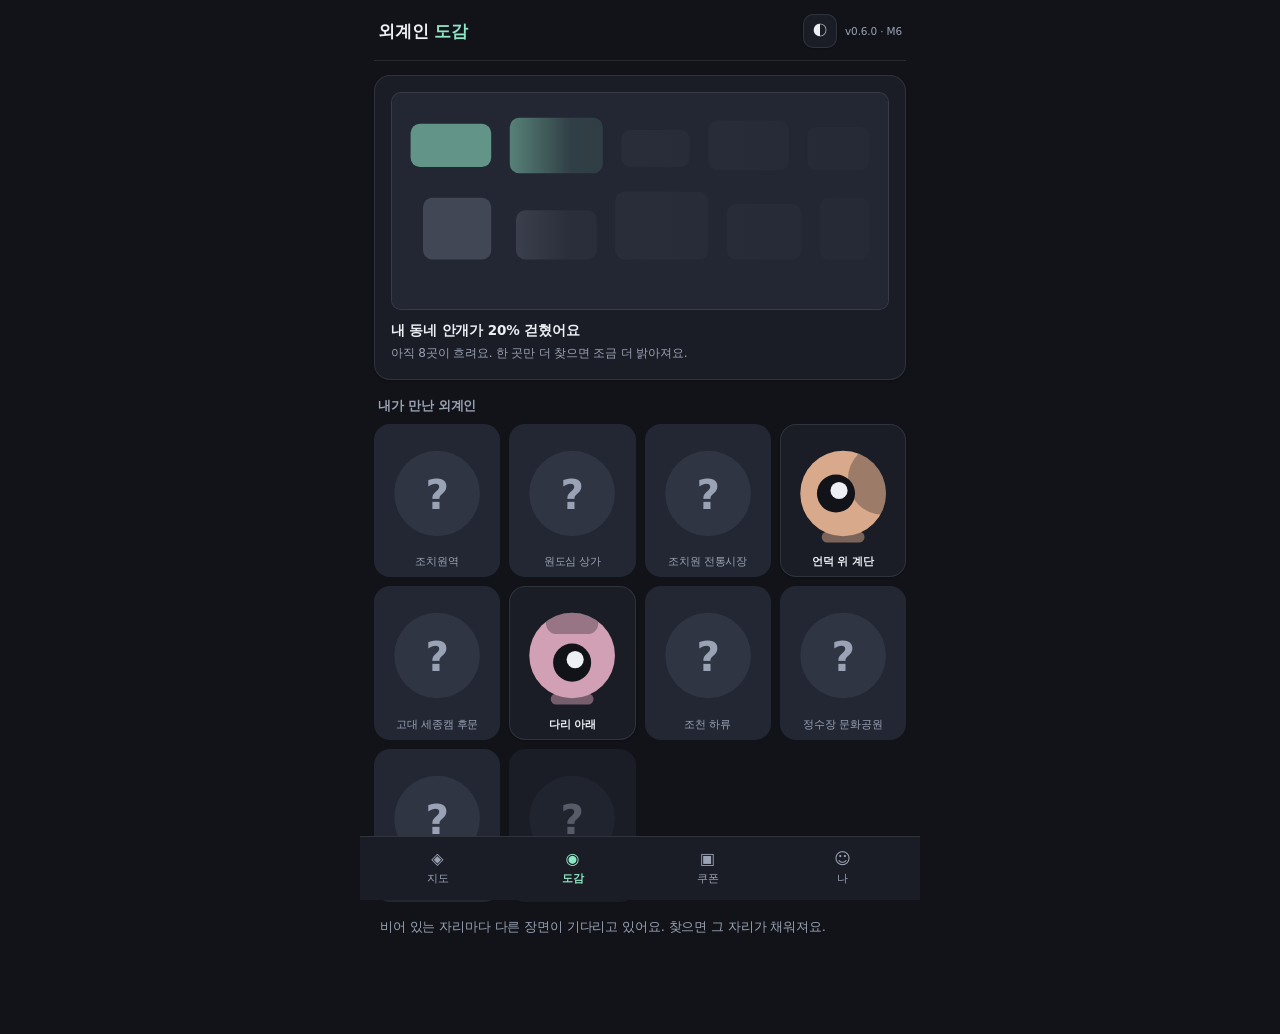
<file: collection.html>
<!DOCTYPE html>
<html lang="ko" data-theme="dark">
<head>
<meta charset="UTF-8">
<meta name="viewport" content="width=device-width, initial-scale=1.0, maximum-scale=1.0, user-scalable=no, viewport-fit=cover">
<!-- ── PWA 대비 (시스템_설계 5.5 · 모바일 앱 전환 경로) ─────────────────
     지금: 홈 화면 추가 시 앱처럼 열리도록 메타·매니페스트 준비
     호스팅 후: 서비스워커 추가로 정식 PWA → TWA(플레이스토어) 포장 -->
<meta name="theme-color" content="#111319">
<meta name="mobile-web-app-capable" content="yes">
<meta name="apple-mobile-web-app-capable" content="yes">
<meta name="apple-mobile-web-app-status-bar-style" content="black-translucent">
<link rel="manifest" href='data:application/manifest+json,{"name":"외계인 찾기","short_name":"외계인찾기","display":"standalone","background_color":"%23111319","theme_color":"%23111319","start_url":"."}'>
<title>외계인 찾기 — 도감</title>
<link rel="stylesheet" href="ui.css">
<style>
  /* ============ 토큰 다리 (2026.9.1 shadcn 리스타일) ============
     값의 원본은 ui.css(shadcn 시맨틱 토큰). 화면 코드(SVG 생성기)가
     옛 이름(--bg·--surface-2·--mint…)을 쓰므로 별칭으로만 유지한다.
     --line은 실루엣·SVG 채움용 보이는 선색 — 테두리는 var(--border)를 쓴다. */
  :root, :root[data-theme="dark"]{
    --bg:var(--background); --surface:var(--card); --surface-2:var(--muted);
    --text:var(--foreground); --text-dim:var(--muted-foreground);
    --mint:var(--primary); --blue:var(--secondary); --amber:var(--warning); --red:var(--destructive);
    --on-mint:var(--primary-foreground);
    --line:#3A4150;
    --scrim:rgba(17,19,25,.92); --shadow:var(--shadow-md);
    /* 도감 캐릭터 8색 — 캐릭터 계약 (토큰 3색 + 같은 채도대의 파생 5색, 수정 금지) */
    --c1:#8FE6C4; --c2:#9FD4FF; --c3:#FFD98E; --c4:#A8C9A0;
    --c5:#B6AEDD; --c6:#D9A98C; --c7:#7FC9C2; --c8:#D2A0B4;
  }
  :root[data-theme="light"]{
    --line:#A9AEA4;
    --scrim:rgba(224,226,219,.92);
    --c1:#2E7D64; --c2:#2F6C93; --c3:#8A6520; --c4:#4F7345;
    --c5:#5D5490; --c6:#95563A; --c7:#2C6E68; --c8:#8B4B62;
  }
  *{margin:0;padding:0;box-sizing:border-box;-webkit-tap-highlight-color:transparent}
  body{
    background:var(--background); color:var(--foreground);
    font-family:-apple-system,BlinkMacSystemFont,"Apple SD Gothic Neo","Noto Sans KR",system-ui,sans-serif;
    max-width:560px; margin:0 auto; min-height:100vh; min-height:100dvh;
    padding:0 14px calc(env(safe-area-inset-bottom) + 96px);
  }
  header{
    display:flex; align-items:center; justify-content:space-between;
    padding:calc(env(safe-area-inset-top) + 14px) 4px 12px;
    border-bottom:1px solid var(--border); margin-bottom:14px;
  }
  .title{font-size:17px;font-weight:700} .title span{color:var(--primary)}
  .hright{display:flex;gap:8px;align-items:center}
  .ver{font-size:10.5px;color:var(--muted-foreground);user-select:none;-webkit-user-select:none}
  .iconbtn{width:34px;height:34px;border-radius:var(--radius-sm);border:1px solid var(--border);
    background:var(--card);color:var(--foreground);display:grid;place-items:center;cursor:pointer;font-size:14px;
    box-shadow:var(--shadow-sm)}

  .card{background:var(--card);border:1px solid var(--border);border-radius:var(--radius);
    padding:16px;margin-bottom:12px;box-shadow:var(--shadow-sm)}
  .desc{color:var(--muted-foreground);font-size:13px;line-height:1.7}
  .btn{display:flex;align-items:center;justify-content:center;gap:8px;width:100%;
    border:none;border-radius:var(--radius-sm);padding:15px;font-size:15px;font-weight:700;
    font-family:inherit;cursor:pointer}
  .btn:disabled{opacity:.4}
  .btn-mint{background:var(--primary);color:var(--primary-foreground);box-shadow:var(--shadow-sm)}
  .btn-ghost{background:var(--muted);color:var(--foreground);border:1px solid var(--border)}
  .btn-text{background:none;color:var(--muted-foreground);font-size:12px;font-weight:400;padding:9px}
  .sectitle{font-size:12.5px;color:var(--muted-foreground);font-weight:700;margin:18px 4px 9px}

  .view{display:none} .view.on{display:block;animation:fade .25s ease}
  @keyframes fade{from{opacity:0;transform:translateY(6px)}to{opacity:1;transform:none}}
  #bootMsg{text-align:center;color:var(--muted-foreground);font-size:13px;padding:44px 20px;line-height:2}

  /* ---- 나 카드 (등급·포인트) ---- */
  .me{display:flex;gap:14px;align-items:center}
  .me .face{width:56px;height:56px;flex:none}
  .me .who{flex:1;min-width:0}
  .grade{display:inline-flex;align-items:center;gap:6px;padding:4px 10px;border-radius:999px;
    background:var(--muted);border:1px solid var(--border);color:var(--foreground);
    font-size:11.5px;font-weight:700}
  .grade .dot{width:6px;height:6px;border-radius:50%;background:var(--primary)}
  .pts{font-size:22px;font-weight:700;margin-top:6px;letter-spacing:-.4px}
  .pts small{font-size:12px;font-weight:600;color:var(--muted-foreground);margin-left:3px}

  /* ---- 안개 ---- */
  .fogwrap{position:relative;border-radius:var(--radius-sm);overflow:hidden;background:var(--muted);
    border:1px solid var(--border);
    min-height:104px;aspect-ratio:16/7;margin-bottom:12px}   /* min-height: aspect-ratio 미지원 폴백 */
  .fogwrap svg{position:absolute;inset:0;width:100%;height:100%}
  .fogline{font-size:13.5px;font-weight:700}
  .fogsub{font-size:12px;color:var(--muted-foreground);margin-top:4px;line-height:1.6}

  /* ---- 도감 격자 ---- */
  .grid{display:grid;grid-template-columns:repeat(4,1fr);gap:9px}
  .cell{background:var(--muted);border:1px solid transparent;border-radius:var(--radius);
    padding:9px 5px 8px;text-align:center;cursor:pointer;transition:transform .12s}
  .cell:active{transform:scale(.96)}
  .cell.found{background:var(--card);border-color:var(--border);box-shadow:var(--shadow-sm)}
  .cell svg{width:100%;height:auto;aspect-ratio:1;display:block;margin-bottom:6px}
  .cell .nm{font-size:10.5px;line-height:1.35;color:var(--muted-foreground);
    display:-webkit-box;-webkit-line-clamp:2;-webkit-box-orient:vertical;overflow:hidden}
  .cell.found .nm{color:var(--foreground);font-weight:700}
  .cell.dormant{opacity:.5}

  /* ---- 시트 ---- */
  #sheetBack{position:fixed;inset:0;background:rgba(0,0,0,.5);z-index:40;display:none}
  #sheetBack.on{display:block}
  #sheet{position:fixed;left:0;right:0;bottom:0;max-width:560px;margin:0 auto;z-index:41;
    background:var(--card);border-radius:var(--radius) var(--radius) 0 0;border-top:1px solid var(--border);
    box-shadow:var(--shadow-md);
    padding:18px 18px calc(env(safe-area-inset-bottom) + 18px);
    transform:translateY(101%);transition:transform .24s ease;visibility:hidden}
  #sheet.on{transform:none;visibility:visible}   /* 닫힌 시트가 포커스·보이스오버에 안 잡히게 */
  .handle{width:38px;height:4px;border-radius:2px;background:var(--input);margin:0 auto 14px}
  .sheetface{width:76px;height:76px;display:block;margin:0 auto 12px}
  .sheettitle{font-size:19px;font-weight:700;text-align:center}
  .sheetmeta{text-align:center;font-size:12px;color:var(--muted-foreground);margin-top:5px}
  .quote{background:var(--muted);border:1px solid var(--border);border-radius:var(--radius-sm);
    padding:13px 14px;margin:14px 0;font-size:13.5px;line-height:1.65}
  .quote b{color:var(--muted-foreground);font-size:11.5px;font-weight:700;display:block;margin-bottom:5px}

  /* ---- 쿠폰 ---- */
  .cp{background:var(--card);border:1px solid var(--border);border-radius:var(--radius);
    box-shadow:var(--shadow-sm);padding:14px 15px;
    margin-bottom:10px;display:flex;gap:13px;align-items:center}
  .cp.used{opacity:.45;box-shadow:none}
  .cp .stamp{width:44px;height:44px;border-radius:var(--radius-sm);background:var(--muted);flex:none;
    display:grid;place-items:center;font-size:19px}
  .cp .body{flex:1;min-width:0}
  .cp .shop{font-size:14.5px;font-weight:700}
  .cp .item{font-size:12.5px;color:var(--muted-foreground);margin-top:2px}
  .cp .foot{font-size:11px;color:var(--muted-foreground);margin-top:6px}
  .cp .foot em{font-style:normal;color:var(--warning);font-weight:700;
    background:color-mix(in srgb, var(--warning) 15%, transparent);
    padding:2px 8px;border-radius:999px}
  .cp .go{border:none;background:var(--primary);color:var(--primary-foreground);font-family:inherit;
    font-size:12.5px;font-weight:700;border-radius:var(--radius-sm);padding:11px 13px;cursor:pointer;flex:none;
    box-shadow:var(--shadow-sm)}
  .locked{border:1.5px dashed var(--input);border-radius:var(--radius);padding:18px;text-align:center}

  /* ---- 사용 코드 화면 — 점주 확인 접점: 코드 대비 최대 (야외 가독성) ---- */
  #viewCode{position:fixed;inset:0;background:var(--background);z-index:70;display:none;
    flex-direction:column;align-items:center;justify-content:center;
    padding:calc(env(safe-area-inset-top) + 20px) 22px calc(env(safe-area-inset-bottom) + 20px)}
  #viewCode.on{display:flex}
  #codeMain, #codeDone.on{background:var(--popover);color:var(--popover-foreground);
    border:1px solid var(--border);border-radius:var(--radius);box-shadow:var(--shadow-md);
    padding:26px 20px;max-width:360px}
  #codeShop{font-size:14px;color:var(--muted-foreground)}
  #codeItem{font-size:17px;font-weight:700;margin:4px 0 22px;text-align:center}
  .ring{position:relative;width:210px;height:210px;display:grid;place-items:center;margin-bottom:18px}
  .ring svg{position:absolute;inset:0;transform:rotate(-90deg)}
  .ring .num{font-size:44px;font-weight:800;letter-spacing:4px;font-variant-numeric:tabular-nums;
    color:var(--popover-foreground)}
  #codeLeft{font-size:12.5px;color:var(--muted-foreground);margin-bottom:26px}
  #codeGuide{font-size:13.5px;text-align:center;line-height:1.7;margin-bottom:16px}
  #codeActions{width:100%;max-width:330px}
  #codeDone{text-align:center;display:none}
  #codeDone.on{display:block}
  .bigcheck{width:74px;height:74px;border-radius:50%;background:var(--primary);color:var(--primary-foreground);
    display:grid;place-items:center;font-size:34px;margin:0 auto 14px}

  /* ---- 탭바 ---- */
  #tabbar{position:fixed;left:0;right:0;bottom:0;max-width:560px;margin:0 auto;z-index:30;
    background:var(--card);
    border-top:1px solid var(--border);
    display:none;padding:8px 10px calc(env(safe-area-inset-bottom) + 8px)}
  body.ready #tabbar{display:flex}          /* 데이터가 올 때까지 탭 이동 막기 */
  body.locked{overflow:hidden}              /* 오버레이 뒤 배경 스크롤 방지 */
  #tabbar button{flex:1;background:none;border:none;color:var(--muted-foreground);font-family:inherit;
    font-size:11px;padding:6px 0;cursor:pointer;display:flex;flex-direction:column;align-items:center;gap:4px}
  #tabbar button b{font-size:16px;font-weight:400;line-height:1}
  #tabbar button.on{color:var(--primary);font-weight:700}

  /* ---- 등급 사다리 — shadcn 리스트: 행 사이 1px 구분선 ---- */
  .ladder{display:flex;flex-direction:column;gap:0}
  .rung{display:flex;gap:12px;align-items:flex-start;padding:11px 0}
  .rung + .rung{border-top:1px solid var(--border)}
  .rung .mark{width:26px;height:26px;border-radius:50%;border:2px solid var(--input);flex:none;
    display:grid;place-items:center;font-size:11px;color:var(--muted-foreground)}
  .rung.done .mark{background:var(--primary);border-color:var(--primary);color:var(--primary-foreground)}
  .rung.now .mark{border-color:var(--primary);color:var(--primary)}
  .rung .t{font-size:13.5px;font-weight:700}
  .rung.todo .t{color:var(--muted-foreground)}
  .rung .s{font-size:11.5px;color:var(--muted-foreground);margin-top:3px;line-height:1.55}

  /* ---- 토스트 ---- */
  #toast{position:fixed;left:50%;bottom:104px;transform:translate(-50%,14px);z-index:100;
    background:var(--popover);color:var(--popover-foreground);border:1px solid var(--border);border-radius:999px;
    padding:10px 18px;font-size:12.5px;box-shadow:var(--shadow-md);opacity:0;pointer-events:none;
    transition:opacity .2s,transform .2s;white-space:nowrap}
  #toast.on{opacity:1;transform:translate(-50%,0)}

  /* ---- 개발자 모드 ---- */
  #devPanel{position:fixed;left:0;right:0;bottom:0;max-width:560px;margin:0 auto;
    background:var(--scrim);backdrop-filter:blur(4px);-webkit-backdrop-filter:blur(4px);
    border-top:2px solid var(--primary);
    padding:13px 16px calc(env(safe-area-inset-bottom) + 12px);z-index:90;display:none;
    max-height:66vh;overflow-y:auto}
  #devPanel.on{display:block}
  #devPanel h3{font-size:11px;color:var(--primary);letter-spacing:1px;margin-bottom:9px}
  .dev-grid{display:grid;grid-template-columns:repeat(4,1fr);gap:6px;margin-bottom:10px}
  .dev-cell{background:var(--card);border:1px solid var(--border);border-radius:8px;padding:6px 8px}
  .dev-cell .k{font-size:9px;color:var(--muted-foreground)}
  .dev-cell .v{font-size:12.5px;font-weight:700;font-family:ui-monospace,monospace}
  .dev-row{display:flex;gap:6px;flex-wrap:wrap;margin-bottom:9px}
  .dev-row button{background:var(--card);border:1px solid var(--border);color:var(--foreground);
    border-radius:8px;padding:7px 10px;font-size:11px;font-family:inherit;cursor:pointer}
  #devLog{background:var(--background);border:1px solid var(--border);border-radius:8px;padding:8px 10px;
    font-size:10px;font-family:ui-monospace,monospace;color:var(--muted-foreground);line-height:1.6;
    max-height:150px;overflow-y:auto;white-space:pre-wrap}
  .swatch{display:flex;gap:4px;margin-bottom:9px}
  .swatch svg{width:12px;height:12px}   /* 12px 축소 식별 확인용 */
</style>
</head>
<body>

<header>
  <div class="title">외계인 <span>도감</span></div>
  <div class="hright">
    <button class="iconbtn" id="btnTheme" title="테마">◐</button>
    <div class="ver" id="verTap">v0.6.0 · M6</div>
  </div>
</header>

<!-- 부팅 -->
<div class="view on" id="viewBoot">
  <div id="bootMsg">
    <svg id="bootFace" width="64" height="64" viewBox="0 0 48 48" style="display:block;margin:0 auto 14px"></svg>
    불러오는 중이에요…
  </div>
</div>

<!-- 탭 1 · 도감 -->
<div class="view" id="viewBook">
  <div class="card">
    <div class="fogwrap"><svg id="fogSvg" viewBox="0 0 160 70" preserveAspectRatio="none"></svg></div>
    <div class="fogline" id="fogLine">—</div>
    <div class="fogsub" id="fogSub">—</div>
  </div>
  <div class="sectitle">내가 만난 외계인</div>
  <div class="grid" id="bookGrid"></div>
  <div class="desc" style="margin:14px 6px 0" id="bookFoot">—</div>
</div>

<!-- 탭 2 · 쿠폰 -->
<div class="view" id="viewCoupon">
  <div class="sectitle">쓸 수 있는 쿠폰</div>
  <div id="cpActive"></div>
  <div class="sectitle" id="cpUsedTitle">지난 쿠폰</div>
  <div id="cpUsed"></div>
  <div class="desc" style="margin:14px 6px 0">
    쿠폰은 인증한 장면 근처 가게에서 나와요. 가게에서 보여 주면 바로 쓸 수 있어요.
  </div>
</div>

<!-- 탭 3 · 나 -->
<div class="view" id="viewMe">
  <div class="card">
    <div class="me">
      <svg class="face" id="meFace" viewBox="0 0 48 48"></svg>
      <div class="who">
        <span class="grade"><span class="dot"></span><span id="meGrade">—</span></span>
        <div class="pts" id="mePts">—<small>P</small></div>
      </div>
    </div>
  </div>
  <div class="sectitle">등급</div>
  <div class="card"><div class="ladder" id="ladder"></div></div>
  <div class="sectitle">내가 숨긴 장면</div>
  <div class="card"><div class="desc" id="createdBox">—</div></div>
</div>

<!-- 사용 코드 (전체 화면) -->
<div id="viewCode">
  <div id="codeMain" style="display:flex;flex-direction:column;align-items:center;width:100%">
    <div id="codeShop">—</div>
    <div id="codeItem">—</div>
    <div class="ring">
      <svg viewBox="0 0 100 100">
        <circle cx="50" cy="50" r="45" fill="none" stroke="var(--surface-2)" stroke-width="5"/>
        <circle id="ringArc" cx="50" cy="50" r="45" fill="none" stroke="var(--mint)" stroke-width="5"
                stroke-linecap="round" stroke-dasharray="282.7" stroke-dashoffset="0"/>
      </svg>
      <div class="num" id="codeNum">— —</div>
    </div>
    <div id="codeLeft">—</div>
    <div id="codeGuide">이 화면을 가게에 보여 주세요.<br>확인은 가게에서 눌러 주세요.</div>
    <div id="codeActions">
      <button class="btn btn-mint" id="btnRedeem">가게 확인 — 사용 처리</button>
      <button class="btn btn-text" id="btnCodeClose">닫기</button>
    </div>
  </div>
  <div id="codeDone">
    <div class="bigcheck">✓</div>
    <div style="font-size:19px;font-weight:800;margin-bottom:8px">잘 쓰셨어요</div>
    <div class="desc" id="doneDesc">—</div>
    <div style="height:20px"></div>
    <button class="btn btn-ghost" id="btnDoneClose">돌아가기</button>
  </div>
</div>

<!-- 도감 시트 -->
<div id="sheetBack"></div>
<div id="sheet">
  <div class="handle"></div>
  <svg class="sheetface" id="sheetFace" viewBox="0 0 48 48"></svg>
  <div class="sheettitle" id="sheetTitle">—</div>
  <div class="sheetmeta" id="sheetMeta">—</div>
  <div class="quote" id="sheetQuote"><b>출제자가 남긴 한 줄</b><span id="sheetHint">—</span></div>
  <button class="btn btn-mint" id="btnSheetGo">찾으러 가기</button>
  <button class="btn btn-text" id="btnSheetClose">닫기</button>
</div>

<!-- 탭바 -->
<div id="tabbar">
  <button id="tabMap"><b>◈</b>지도</button>
  <button data-tab="viewBook" class="on"><b>◉</b>도감</button>
  <button data-tab="viewCoupon"><b>▣</b>쿠폰</button>
  <button data-tab="viewMe"><b>☺</b>나</button>
</div>

<div id="toast"></div>

<!-- 개발자 모드 -->
<div id="devPanel">
  <h3>DEVELOPER MODE — M6 보상·도감</h3>
  <div class="dev-grid">
    <div class="dev-cell"><div class="k">solved/total</div><div class="v" id="dSolved">–</div></div>
    <div class="dev-cell"><div class="k">fog %</div><div class="v" id="dFog">–</div></div>
    <div class="dev-cell"><div class="k">grade</div><div class="v" id="dGrade">–</div></div>
    <div class="dev-cell"><div class="k">points</div><div class="v" id="dPts">–</div></div>
    <div class="dev-cell"><div class="k">coupon a/u</div><div class="v" id="dCp">–</div></div>
    <div class="dev-cell"><div class="k">codeTtl</div><div class="v" id="dTtl">–</div></div>
    <div class="dev-cell"><div class="k">fetch calls</div><div class="v" id="dFetch">–</div></div>
    <div class="dev-cell"><div class="k">render ms</div><div class="v" id="dMs">–</div></div>
  </div>
  <div class="swatch" id="devSwatch" title="12px 축소 확인"></div>
  <div class="dev-row">
    <button id="dvSolveAll">도감 전부 채움</button>
    <button id="dvSolveOne">한 칸 채움</button>
    <button id="dvReset">초기화</button>
    <button id="dvGrade">등급 순환</button>
    <button id="dvTtl">코드 TTL 10초</button>
    <button id="dvTest">자동시험 실행</button>
  </div>
  <div id="devLog"></div>
</div>

<script src="api.js"></script>
<script>
'use strict';
/* ================================================================
 * 외계인 찾기 · M6 보상·도감 화면 (통합판)
 * ----------------------------------------------------------------
 * 층 구조:
 *   api.js   데이터 단일 통로 — 별도 파일 (v1.4, 내장본 제거)
 *   Alien    캐릭터 SVG 생성기 (A안 한눈이 / B안 동글이 8종 / C안 틈눈이)
 *   View     화면 렌더 (도감·쿠폰·나) — 숫자 대신 연출, 해요체
 *   Code     쿠폰 일회용 사용 코드 (초읽기 + 가게 확인)
 *   Dev      개발자 모드 (7회 탭 또는 ?dev=1) + 자동시험
 *
 * v1.4 적응 요점:
 *   · issueCouponCode 실패 = {ok:false, reason} 반환 (throw 아님)
 *   · invalidateCode(code) — 발급된 코드를 넘겨서 무효화
 *   · getMe().solved = [{questId, at}] — 시트에 "발견: 어제" 표시
 *   · 만료 임박 기준 = CONFIG.coupon.warnDays (하드코딩 제거)
 *   · mine:true(내가 숨긴 장면)는 도감 수집 대상에서 제외 —
 *     "나" 탭의 "내가 숨긴 장면" 칸이 그 자리를 맡는다
 *
 * 설계 근거: 시스템_설계 3-3(보상 3층)·6장(UI 원칙), 사업계획서 3-3,
 *           작업지침 디자인 토큰(라이트/다크), api.js v1.4 계약
 * ================================================================ */

/* 테마 — 초기값은 API가 기억한 값 (세션 다리) */
document.documentElement.dataset.theme = API.getTheme();
{
  const mc = document.querySelector('meta[name=theme-color]');
  if (mc) mc.content = API.getTheme() === 'dark' ? '#111319' : '#E0E2DB';
}

/* fetch 감시 — 화면 코드가 직접 통신하지 않는다는 계약(시스템_설계 5.5)을
   자동시험이 검사할 수 있게 호출 수를 센다. */
let FETCH_CALLS = 0;   // API 층 바깥(=화면 코드)에서 나간 통신 횟수
(function guardFetch(){
  const outside = () => { try { return API._netDepth() === 0; } catch (_) { return true; } };
  const of = window.fetch;
  window.fetch = function(){ if (outside()) FETCH_CALLS++; return of.apply(this, arguments); };
  const ox = window.XMLHttpRequest && window.XMLHttpRequest.prototype.open;
  if (ox) window.XMLHttpRequest.prototype.open = function(){ if (outside()) FETCH_CALLS++; return ox.apply(this, arguments); };
})();

/* (내장 api 블록 제거됨 — 표준 api.js v1.4를 <script src>로 읽는다) */

/* ================================================================
 * Alien — 캐릭터 SVG 생성기
 * ----------------------------------------------------------------
 * 방향 (프로젝트 확정): A안 한눈이 = 메인·앱아이콘, B안 동글이 계열 =
 * 도감 8종, C안 틈눈이 = 로딩.
 * 12px 축소 규칙 (이 파일의 자동시험 7번이 강제):
 *   · 눈 지름 ≥ 도형 폭의 30% — 축소하면 눈 하나만 남아도 외계인으로 읽힌다
 *   · 모든 무늬의 최소 두께 ≥ 6% — 그보다 얇으면 12px에서 사라진다
 *   · 무늬는 선이 아니라 덩어리로, 색은 몸 색과 배경색의 대비로만
 * 톤: 웃는 입·볼터치·반짝임 없음. 눈 하나와 무늬만으로 구분한다.
 * ============================================================== */
const Alien = (() => {
  const VB = 48, EYE_R = 8, MIN_FEATURE = 3.2;   // 8*2/48 = 33%, 3.2/48 = 6.7%
  let uid = 0;

  // 8종: 색 토큰 + 무늬. 같은 무늬 두 번, 같은 색 두 번 쓰지 않는다.
  const KINDS = [
    { key:'crown',  color:'--c1', eye:[24,25] },
    { key:'band',   color:'--c2', eye:[24,23] },
    { key:'half',   color:'--c3', eye:[26,25] },
    { key:'ring',   color:'--c4', eye:[24,25] },
    { key:'crest',  color:'--c5', eye:[24,27] },
    { key:'moon',   color:'--c6', eye:[21,25] },
    { key:'bars',   color:'--c7', eye:[24,25] },
    { key:'plate',  color:'--c8', eye:[24,28] },
  ];

  /** 문제 id → 캐릭터 번호. 순서가 바뀌어도 같은 문제엔 같은 외계인이 배정된다. */
  function indexFor(id) {
    let h = 0;
    for (let i = 0; i < id.length; i++) h = (h * 31 + id.charCodeAt(i)) >>> 0;
    return h % KINDS.length;
  }

  function eye(cx, cy, r = EYE_R) {
    // 눈 = 배경색 구멍 + 밝은 동공. 축소해도 두 겹이 살아 있다.
    return `<circle cx="${cx}" cy="${cy}" r="${r}" fill="var(--bg)"/>` +
           `<circle cx="${cx + r * 0.16}" cy="${cy - r * 0.16}" r="${r * 0.45}" fill="var(--text)"/>`;
  }

  function pattern(key, cid) {
    const p = `fill="var(--bg)" opacity=".3" clip-path="url(#${cid})"`;
    switch (key) {
      case 'crown': return `<g ${p}><circle cx="15" cy="11" r="3.4"/><circle cx="24" cy="8.6" r="3.4"/><circle cx="33" cy="11" r="3.4"/></g>`;
      case 'band':  return `<rect x="0" y="34" width="48" height="7.5" ${p}/>`;
      case 'half':  return `<rect x="0" y="0" width="19" height="48" ${p}/>`;
      case 'ring':  return `<circle cx="24" cy="25" r="14" fill="none" stroke="var(--bg)" stroke-width="3.6" opacity=".3" clip-path="url(#${cid})"/>`;
      case 'crest': return `<g ${p}><path d="M10 12 L17 4 L24 12 Z"/><path d="M24 12 L31 4 L38 12 Z"/></g>`;
      case 'moon':  return `<circle cx="41" cy="19" r="15" ${p}/>`;
      case 'bars':  return `<g ${p}><rect x="11" y="0" width="4.6" height="48"/><rect x="32" y="0" width="4.6" height="48"/></g>`;
      case 'plate': return `<rect x="13" y="6" width="22" height="10" rx="4.6" ${p}/>`;
      default: return '';
    }
  }

  /** B안 동글이 — 도감 8종 */
  function dongli(i) {
    const k = KINDS[i % KINDS.length], cid = 'cl' + (++uid);
    return `<defs><clipPath id="${cid}"><circle cx="24" cy="25" r="18"/></clipPath></defs>` +
      `<rect x="15" y="41" width="18" height="4.6" rx="2.3" fill="var(--${k.color.slice(2)})" opacity=".5"/>` +
      `<circle cx="24" cy="25" r="18" fill="var(${k.color})"/>` +
      pattern(k.key, cid) + eye(k.eye[0], k.eye[1]);
  }

  /** A안 한눈이 — 메인·앱아이콘. 세로로 선 돔 + 안테나 하나 */
  function hannuni(colorVar = '--mint') {
    return `<rect x="22.4" y="3" width="3.6" height="8" rx="1.8" fill="var(${colorVar})"/>` +
      `<circle cx="24.2" cy="3.4" r="3.2" fill="var(${colorVar})"/>` +
      `<path d="M24 9 C34.5 9 40 16.5 40 27 V35 C40 41 35.5 45 29 45 H19 C12.5 45 8 41 8 35 V27 C8 16.5 13.5 9 24 9 Z" fill="var(${colorVar})"/>` +
      `<rect x="12" y="17.5" width="24" height="3.4" rx="1.7" fill="var(--bg)" opacity=".3"/>` +
      eye(24, 29, 8.6);
  }

  /** C안 틈눈이 — 로딩. 두 벽 사이 틈으로 눈 하나가 보인다 */
  function teumnuni() {
    return `<rect x="0" y="0" width="16.5" height="48" rx="3" fill="var(--surface-2)"/>` +
      `<rect x="31.5" y="0" width="16.5" height="48" rx="3" fill="var(--surface-2)"/>` +
      `<circle cx="24" cy="24" r="9.6" fill="var(--mint)"/>` +
      `<circle cx="24" cy="24" r="6" fill="var(--bg)"/>` +
      `<circle cx="25" cy="22.8" r="2.7" fill="var(--text)">` +
      `<animate attributeName="cx" values="22;27;22" dur="2.2s" repeatCount="indefinite"/></circle>`;
  }

  /** 못 찾은 칸 — 같은 실루엣, 색만 빠지고 물음표 (종류를 미리 알려주지 않는다) */
  function silhouette() {
    return `<circle cx="24" cy="25" r="18" fill="var(--line)" opacity=".55"/>` +
      `<text x="24" y="31.5" text-anchor="middle" font-size="17" font-weight="800"
         fill="var(--text-dim)" font-family="inherit">?</text>`;
  }

  return { VB, EYE_R, MIN_FEATURE, KINDS, indexFor, dongli, hannuni, teumnuni, silhouette,
           patternOf: key => pattern(key, 'x') };   // 시험이 무늬 두께를 재는 통로
})();

/* ================================================================
 * View — 화면 렌더
 * ============================================================== */
const View = (() => {
  const $ = id => document.getElementById(id);
  const views = ['viewBoot','viewBook','viewCoupon','viewMe'];
  // quests = 도감 수집 대상 (mine:true 제외 — 내가 숨긴 장면은 "나" 탭이 맡는다)
  let quests = [], me = null, coupons = [], CFG = null;

  /** 발견 시점 문구 — v1.4 getMe().solved = [{questId, at}] */
  const solvedAt = qid => (me?.solved?.find(s => s.questId === qid) || {}).at || null;

  const GRADE_KO = { new:'신규', normal:'일반', trusted:'신뢰' };
  const svg = (el, inner) => { el.innerHTML = inner; };
  /** 출제자·점주가 쓴 글자가 innerHTML로 들어가는 자리를 막는다 (점검 M-6).
      문제 제목·힌트·가게 이름은 사람이 입력하는 값이다. */
  const esc = v => String(v ?? '').replace(/[&<>"']/g, c =>
    ({ '&':'&amp;', '<':'&lt;', '>':'&gt;', '"':'&quot;', "'":'&#39;' }[c]));
  /** 오버레이가 떠 있는 동안 뒤 배경이 같이 스크롤되지 않게 */
  const lockScroll = on => document.body.classList.toggle('locked', on);

  function show(id) {
    views.forEach(v => $(v).classList.toggle('on', v === id));
    document.querySelectorAll('#tabbar button')
      .forEach(b => b.classList.toggle('on', b.dataset.tab === id));
    window.scrollTo(0, 0);
  }

  function toast(msg) {
    const t = $('toast'); t.textContent = msg; t.classList.add('on');
    clearTimeout(toast._t); toast._t = setTimeout(() => t.classList.remove('on'), 2200);
  }

  /* ---- 안개 ---- */
  function renderFog() {
    const total = quests.length, got = quests.filter(q => q.solvedByMe).length;
    const pct = Math.round(got / total * 100);
    // 동네를 추상화한 블록. 걷힌 만큼 왼쪽부터 또렷해진다 (좌표·지명 노출 없음)
    let blocks = '';
    const rows = [[6,10,26,14],[38,8,30,18],[74,12,22,12],[102,9,26,16],[134,11,20,14],
                  [10,34,22,20],[40,38,26,16],[72,32,30,22],[108,36,24,18],[138,34,16,20]];
    rows.forEach((r, i) => {
      const lit = (i / rows.length) < (got / total);
      blocks += `<rect x="${r[0]}" y="${r[1]}" width="${r[2]}" height="${r[3]}" rx="3"
        fill="var(--${lit ? 'mint' : 'text-dim'})" opacity="${lit ? .58 : .26}"/>`;
    });
    const fogW = 160 * (1 - got / total);
    svg($('fogSvg'),
      `<rect width="160" height="70" fill="var(--surface-2)"/>${blocks}` +
      `<defs><linearGradient id="fg" x1="0" x2="1">
         <stop offset="0" stop-color="var(--surface-2)" stop-opacity="0"/>
         <stop offset=".2" stop-color="var(--surface-2)" stop-opacity=".78"/>
         <stop offset="1" stop-color="var(--surface-2)" stop-opacity=".93"/>
       </linearGradient></defs>` +
      `<rect x="${160 - fogW}" y="0" width="${fogW}" height="70" fill="url(#fg)"/>`);
    $('fogLine').textContent = `내 동네 안개가 ${pct}% 걷혔어요`;
    $('fogSub').textContent = got === total
      ? '이 동네는 다 걷혔어요. 옆 동네로 넘어가 볼까요?'
      : `아직 ${total - got}곳이 흐려요. 한 곳만 더 찾으면 조금 더 밝아져요.`;
    return { pct, got, total };
  }

  /* ---- 도감 ---- */
  function renderBook() {
    const g = $('bookGrid'); g.innerHTML = '';
    quests.forEach(q => {
      const i = Alien.indexFor(q.id);
      const cell = document.createElement('div');
      cell.className = 'cell' + (q.solvedByMe ? ' found' : '') + (q.status === 'dormant' ? ' dormant' : '');
      cell.dataset.qid = q.id;
      cell.dataset.found = q.solvedByMe ? '1' : '0';
      cell.innerHTML = `<svg viewBox="0 0 48 48">${q.solvedByMe ? Alien.dongli(i) : Alien.silhouette()}</svg>` +
        `<div class="nm">${esc(q.solvedByMe ? q.title : q.area)}</div>`;
      cell.addEventListener('click', () => openSheet(q));
      g.appendChild(cell);
    });
    const got = quests.filter(q => q.solvedByMe).length;
    $('bookFoot').textContent = got === 0
      ? '아직 만난 외계인이 없어요. 지도에서 가까운 곳부터 가 볼까요?'
      : `비어 있는 자리마다 다른 장면이 기다리고 있어요. 찾으면 그 자리가 채워져요.`;
  }

  /* ---- 도감 시트 ---- */
  function openSheet(q) {
    const i = Alien.indexFor(q.id);
    svg($('sheetFace'), q.solvedByMe ? Alien.dongli(i) : Alien.silhouette());
    $('sheetTitle').textContent = q.solvedByMe ? q.title : '아직 못 만난 외계인';
    const at = solvedAt(q.id);
    $('sheetMeta').textContent = q.solvedByMe
      ? `${q.area}${at ? ` · 발견: ${at}` : ' · 찾았어요'}`
      : `${q.area} 어딘가 · ${q.status === 'dormant' ? '한동안 아무도 못 찾았어요' : '기다리는 중'}`;
    $('sheetHint').textContent = q.hint;
    $('btnSheetGo').textContent = q.solvedByMe ? '이 장면 다시 보기' : '찾으러 가기';
    $('btnSheetGo').onclick = () => {
      // 문제 상세(M4)로 이어진다 — 통합 후 토스트 연출 대신 실제 이동
      location.href = 'detail.html?id=' + encodeURIComponent(q.id);
    };
    $('sheetBack').classList.add('on'); $('sheet').classList.add('on'); lockScroll(true);
  }
  function closeSheet() {
    $('sheetBack').classList.remove('on'); $('sheet').classList.remove('on');
    if (!$('viewCode').classList.contains('on')) lockScroll(false);
  }

  /* ---- 쿠폰 ---- */
  function renderCoupons() {
    const act = $('cpActive'), used = $('cpUsed');
    act.innerHTML = ''; used.innerHTML = '';

    if (me.grade === 'new') {
      act.innerHTML = `<div class="locked">
        <div style="font-size:14px;font-weight:800;margin-bottom:8px">쿠폰은 조금 뒤에 열려요</div>
        <div class="desc">가입하고 2주가 지나고, 다섯 번 인증하면 근처 가게 쿠폰을 받을 수 있어요.<br>
        그때까지는 포인트와 도감이 쌓여요.</div></div>`;
    } else {
      const a = coupons.filter(c => c.status === 'active');
      if (!a.length) act.innerHTML = `<div class="locked"><div class="desc">아직 쓸 수 있는 쿠폰이 없어요.<br>장면을 하나 찾으면 근처 가게 쿠폰이 따라와요.</div></div>`;
      a.forEach(c => act.appendChild(couponCard(c)));
    }
    // 신규 등급은 쿠폰을 받은 적이 없다 — 지난 쿠폰 칸도 함께 감춘다
    const hideUsed = me.grade === 'new';
    $('cpUsedTitle').style.display = hideUsed ? 'none' : '';
    used.style.display = hideUsed ? 'none' : '';
    if (hideUsed) return;
    const u = coupons.filter(c => c.status === 'used');
    if (!u.length) used.innerHTML = `<div class="desc" style="padding:4px 6px">아직 없어요.</div>`;
    u.forEach(c => used.appendChild(couponCard(c)));
  }

  function couponCard(c) {
    const el = document.createElement('div');
    el.className = 'cp' + (c.status === 'used' ? ' used' : '');
    el.dataset.cid = c.id;
    const soon = c.status === 'active' && c.daysLeft <= CFG.coupon.warnDays;   // 임박 기준 = CONFIG.coupon.warnDays 한 곳
    const foot = c.status === 'used'
      ? `${esc(c.usedWhen)}에 썼어요`
      : (soon ? `<em>${esc(c.daysLeft)}일 남았어요</em> · ${esc(c.walk)}`
              : `${esc(c.daysLeft)}일 남았어요 · ${esc(c.walk)}`);
    el.innerHTML = `<div class="stamp">${c.status === 'used' ? '✓' : '◎'}</div>
      <div class="body"><div class="shop">${esc(c.shop)}</div>
        <div class="item">${esc(c.item)}</div><div class="foot">${foot}</div></div>` +
      (c.status === 'active' ? `<button class="go">쓰기</button>` : '');
    const go = el.querySelector('.go');
    if (go) go.addEventListener('click', () => Code.open(c));
    return el;
  }

  /* ---- 나 ---- */
  function renderMe() {
    svg($('meFace'), Alien.hannuni());
    $('meGrade').textContent = GRADE_KO[me.grade] + ' 등급';
    $('mePts').innerHTML = me.points.toLocaleString() + '<small>P</small>';

    const order = ['new','normal','trusted'];
    const at = order.indexOf(me.grade);
    const rungs = [
      { t:'신규', s:'포인트와 도감이 쌓여요.' },
      { t:'일반', s:'가입 2주 + 인증 다섯 번. 근처 가게 쿠폰을 받을 수 있어요.' },
      { t:'신뢰', s:'내가 숨긴 장면이 정식 문제가 되면. 지역화폐로도 받을 수 있어요.' },
    ];
    $('ladder').innerHTML = rungs.map((r, i) => {
      const cls = i < at ? 'done' : (i === at ? 'now' : 'todo');
      return `<div class="rung ${cls}"><div class="mark">${i < at ? '✓' : (i === at ? '●' : i + 1)}</div>
        <div><div class="t">${r.t}</div><div class="s">${r.s}</div></div></div>`;
    }).join('');

    $('createdBox').textContent = me.created.length
      ? `${me.created.length}곳을 숨겼어요.`
      : '아직 없어요. 남들이 그냥 지나치는 장면을 하나 숨겨 보면, 세 명이 찾아낼 때 신뢰 등급이 돼요.';
  }

  async function load() {
    const t0 = performance.now();
    let all;
    [CFG, me, all, coupons] = await Promise.all(
      [API.getConfig(), API.getMe(), API.getQuests(), API.getMyCoupons()]);
    // 내가 숨긴 장면(mine:true)은 남이 찾을 몫 — 내 도감·안개 계산에서 제외
    quests = all.filter(q => !q.mine);
    const fog = renderFog();
    renderBook(); renderCoupons(); renderMe();
    Dev.stats({ me, quests, coupons, CFG, fog, ms: Math.round(performance.now() - t0) });
    return fog;
  }

  function init() {
    svg($('bootFace'), Alien.teumnuni());
    document.querySelectorAll('#tabbar button[data-tab]').forEach(b =>
      b.addEventListener('click', () => show(b.dataset.tab)));
    // [지도] 탭 = 다른 화면 파일로 이동 (M3)
    $('tabMap').addEventListener('click', () => { location.href = 'index.html'; });
    $('sheetBack').addEventListener('click', closeSheet);
    $('btnSheetClose').addEventListener('click', closeSheet);
    $('btnTheme').addEventListener('click', () => {
      const t = document.documentElement.dataset.theme === 'dark' ? 'light' : 'dark';
      document.documentElement.dataset.theme = t;
      API.setTheme(t);   // 다른 화면 파일도 같은 테마로 이어진다
      document.querySelector('meta[name=theme-color]').content = t === 'dark' ? '#111319' : '#E0E2DB';
    });
    // 데스크톱 확인용 — 폰에서는 뒤로가기 제스처가 이 자리를 맡는다
    document.addEventListener('keydown', e => {
      if (e.key !== 'Escape') return;
      if ($('viewCode').classList.contains('on')) Code.close();
      else if ($('sheet').classList.contains('on')) closeSheet();
    });
  }

  return { init, load, show, toast, closeSheet, lockScroll, esc,
    get me(){ return me; }, get quests(){ return quests; }, get coupons(){ return coupons; },
    get cfg(){ return CFG; }, renderCoupons, renderBook, renderFog, renderMe };
})();

/* ================================================================
 * Code — 쿠폰 일회용 사용 코드 (점주 확인 접점)
 * ----------------------------------------------------------------
 * 시스템_설계 5.5 ③: 별도 점주 앱은 과하다. 사용자 화면에 큰 코드와
 * 초읽기를 띄우고, 가게에서 확인 버튼을 직접 누른다. 그 순간이 과금 시점.
 * ============================================================== */
const Code = (() => {
  const $ = id => document.getElementById(id);
  const CIRC = 2 * Math.PI * 45;
  let timer = null, cur = null, left = 0, ttl = 0, deadline = 0, seq = 0, isOpen = false, wake = null;
  let curCode = null;    // v1.4 invalidateCode(code)에 넘길 발급 코드
  let demoTtl = null;    // 개발자 모드·시험용 — 화면 쪽 초읽기만 줄인다 (서버 TTL 불변)

  /** 남은 시간을 인터벌 횟수가 아니라 마감 시각에서 다시 계산한다.
      화면이 꺼지거나 앱이 뒤로 가면 setInterval은 느려지거나 멈춘다 — 그때
      횟수로 세면 이미 만료된 코드가 "1:50 남음"으로 보인다 (점검 C-1). */
  function tick() {
    left = Math.max(0, Math.ceil((deadline - Date.now()) / 1000));
    paint();
    if (left <= 0) expire();
  }

  function paint() {
    const m = Math.floor(left / 60), s = String(left % 60).padStart(2, '0');
    $('codeLeft').textContent = left > 0 ? `${m}:${s} 안에 확인해 주세요` : '시간이 지났어요';
    $('ringArc').setAttribute('stroke-dashoffset', String(CIRC * (1 - (ttl ? left / ttl : 0))));
    const warnSec = Math.min(View.cfg.coupon.warnSec, ttl);   // TTL보다 클 수 없다
    $('ringArc').setAttribute('stroke', (ttl && left <= warnSec) ? 'var(--amber)' : 'var(--mint)');
  }

  function stop() { if (timer) { clearInterval(timer); timer = null; } }

  /** 다음 회차를 위해 화면과 변수를 되돌린다 — 이전 쿠폰의 남은 시간·링이
      새 코드가 뜨기 전까지 그대로 남는 잔상을 막는다 (점검 M-2). */
  function resetUI() {
    left = 0; ttl = 0; deadline = 0;
    $('codeNum').textContent = '· ·';
    $('codeLeft').textContent = '코드를 받는 중이에요…';
    $('ringArc').setAttribute('stroke-dashoffset', '0');
    $('ringArc').setAttribute('stroke', 'var(--mint)');
    $('codeGuide').innerHTML = '이 화면을 가게에 보여 주세요.<br>확인은 가게에서 눌러 주세요.';
    $('btnRedeem').textContent = '가게 확인 — 사용 처리';
    $('btnRedeem').disabled = true;
    $('codeDone').classList.remove('on');
    $('codeMain').style.display = 'flex';
  }

  async function keepAwake() {
    try { if (navigator.wakeLock && !wake) wake = await navigator.wakeLock.request('screen'); }
    catch (_) { /* 미지원·거부는 그냥 넘어간다 */ }
  }
  function releaseWake() { try { wake && wake.release(); } catch (_) {} wake = null; }

  function expire() {
    stop(); releaseWake();
    if (curCode) API.invalidateCode(curCode);   // 화면만이 아니라 발급 자체를 무효화 (점검 C-2)
    curCode = null;
    left = 0; paint();
    $('codeNum').textContent = '— —';
    $('codeGuide').innerHTML = '코드가 만료됐어요.<br>가게 앞에서 다시 받아 주세요.';
    $('btnRedeem').textContent = '코드 다시 받기';
    $('btnRedeem').disabled = false;
    $('btnRedeem').onclick = () => open(cur);
  }

  async function open(c) {
    if (!c) return null;
    const my = ++seq;              // 이번 회차 표 — 발급을 기다리는 동안 닫히거나
    stop();                        // 다른 쿠폰이 열리면 뒤늦게 돌아온 쪽은 물러난다 (점검 M-1)
    cur = c; isOpen = true;
    resetUI();
    $('viewCode').classList.add('on');
    View.lockScroll(true);
    $('codeShop').textContent = c.shop;
    $('codeItem').textContent = c.item;

    /* v1.4: 실패는 throw가 아니라 {ok:false, reason} — 두 경로 모두 받는다 */
    let issued;
    try { issued = await API.issueCouponCode(c.id); }
    catch (e) { issued = { ok:false, reason: e.message || String(e) }; }
    if (!issued || issued.ok === false) {
      Dev.log('코드 발급 거절: ' + (issued && issued.reason || '알 수 없음'));
      if (my === seq) { close(); View.toast('지금은 코드를 받을 수 없어요'); }
      return null;
    }
    if (my !== seq || !isOpen) { API.invalidateCode(issued.code); return issued; }

    curCode = issued.code;
    ttl = demoTtl ? Math.min(issued.ttlSec, demoTtl) : issued.ttlSec;
    deadline = Date.now() + ttl * 1000; left = ttl;
    $('codeNum').textContent = issued.code.slice(0, 2) + ' ' + issued.code.slice(2);
    $('btnRedeem').disabled = false;
    $('btnRedeem').onclick = () => redeem(issued.code);
    paint(); stop();
    timer = setInterval(tick, 1000);
    keepAwake();
    Dev.log(`코드 발급 ${issued.code} · ttl ${ttl}s (${c.shop})`);
    return issued;
  }

  async function redeem(code) {
    $('btnRedeem').disabled = true;
    let r;
    try { r = await API.redeemCoupon(code); }
    catch (e) {                    // 네트워크가 끊겨도 버튼이 잠긴 채 굳지 않게 (점검 M-3)
      Dev.log('사용 처리 오류: ' + (e.message || e));
      View.toast('사용 처리에 실패했어요. 한 번만 다시 눌러 주세요');
      $('btnRedeem').disabled = false;
      return { ok:false, reason:'error' };
    }
    if (!r.ok) { expire(); return r; }
    stop(); releaseWake(); curCode = null;   // 서버가 이미 소모한 코드 — 다시 무효화할 필요 없음
    $('codeMain').style.display = 'none';
    $('codeDone').classList.add('on');
    $('doneDesc').textContent = `${cur.shop}에서 사용 처리됐어요. 오늘 걸은 길이 이 가게 매출이 됐어요.`;
    View.coupons.forEach(x => { if (x.id === r.couponId) { x.status = 'used'; x.usedWhen = '방금 전'; delete x.daysLeft; } });
    View.renderCoupons();
    Dev.log(`사용 처리 완료: ${r.couponId} — 실서비스에선 이 시점이 과금 시점`);
    return r;
  }

  /** 닫으면 발급도 함께 무효화한다. 코드를 미리 받아 두는 것을 막는 장치라
      다시 쓰려면 가게 앞에서 새로 받아야 한다. */
  function close() {
    seq++; isOpen = false; stop(); releaseWake();
    if (curCode) API.invalidateCode(curCode);
    curCode = null;
    $('viewCode').classList.remove('on');
    if (!$('sheet').classList.contains('on')) View.lockScroll(false);
  }

  function init() {
    $('btnCodeClose').addEventListener('click', close);
    $('btnDoneClose').addEventListener('click', close);
    // 화면이 다시 켜졌을 때 밀린 시간을 즉시 반영 (점검 C-1)
    document.addEventListener('visibilitychange', () => { if (!document.hidden && timer) tick(); });
  }
  return { init, open, close, redeem, hasTimer: () => timer !== null, get left(){ return left; },
    setDemoTtl(s) { demoTtl = s; } };   // 시험·시연용 — 서버 CONFIG는 건드리지 않는다
})();

/* ================================================================
 * Dev — 개발자 모드 (버전 표기 7회 탭) + 자동시험
 * ============================================================== */
const Dev = (() => {
  const $ = id => document.getElementById(id);
  let taps = 0, timer = null, lines = [];

  const api = {
    log(m) {
      lines.push(m); if (lines.length > 60) lines.shift();
      const el = $('devLog'); if (el) { el.textContent = lines.join('\n'); el.scrollTop = 1e5; }
    },
    stats({ me, quests, coupons, CFG, fog, ms }) {
      $('dSolved').textContent = `${fog.got}/${fog.total}`;
      $('dFog').textContent = fog.pct + '%';
      $('dGrade').textContent = me.grade;
      $('dPts').textContent = me.points;
      $('dCp').textContent = coupons.filter(c=>c.status==='active').length + '/' +
                             coupons.filter(c=>c.status==='used').length;
      $('dTtl').textContent = CFG.coupon.codeTtlSec + 's';
      $('dFetch').textContent = FETCH_CALLS;
      $('dMs').textContent = ms;
    },
    swatch() {   // 12px로 8종을 나란히 — 축소 식별 눈으로 확인
      $('devSwatch').innerHTML = Alien.KINDS.map((_, i) =>
        `<svg viewBox="0 0 48 48">${Alien.dongli(i)}</svg>`).join('');
    },
    init() {
      $('verTap').addEventListener('click', () => {
        taps++; clearTimeout(timer); timer = setTimeout(() => taps = 0, 1500);
        if (taps >= 7) { taps = 0; $('devPanel').classList.toggle('on'); api.swatch(); }
      });
      const reload = async () => {
        try { await View.load(); api.swatch(); }
        catch (e) { api.log('갱신 실패: ' + (e.message || e)); View.toast('갱신하지 못했어요'); }
      };
      /* v1.4에는 _demo 훅이 없다 — 발견은 정식 통로(submitAttempt)로 넣고,
         등급은 화면 쪽 임시 덮어쓰기, TTL은 화면 초읽기만 줄인다. */
      $('dvSolveAll').addEventListener('click', async () => {
        await Promise.all(View.quests.filter(q => !q.solvedByMe)
          .map(q => API.submitAttempt(q.id, { verdictKey:'pass' })));
        await reload();
      });
      $('dvSolveOne').addEventListener('click', async () => {
        const next = View.quests.find(q => !q.solvedByMe);
        if (next) await API.submitAttempt(next.id, { verdictKey:'pass' });
        await reload();
      });
      $('dvReset').addEventListener('click', async () => {
        try { sessionStorage.removeItem('alien-proto-bridge'); } catch (_) {}
        document.documentElement.dataset.theme = API.getTheme();
        api.log('세션 다리 초기화 (발견·힌트·테마·출제 초안)');
        await reload();
      });
      $('dvGrade').addEventListener('click', () => {
        const o = ['new','normal','trusted'];
        View.me.grade = o[(o.indexOf(View.me.grade) + 1) % 3];   // 화면 연출만 — 서버 상태 아님
        View.renderCoupons(); View.renderMe();
        $('dGrade').textContent = View.me.grade;
        api.log('등급(화면) = ' + View.me.grade);
      });
      $('dvTtl').addEventListener('click', () => { Code.setDemoTtl(10); api.log('코드 초읽기 10초 (화면 연출)'); });
      $('dvTest').addEventListener('click', () => Tests.run());
    },
  };
  return api;
})();

/* ================================================================
 * Tests — 자동시험 12종 (개발자 모드에서 실행, 콘솔에도 출력)
 * ============================================================== */
const Tests = (() => {
  const $ = id => document.getElementById(id);
  const sleep = ms => new Promise(r => setTimeout(r, ms));

  const CASES = [
    ['api.js 단일 통로 — 화면 코드의 직접 통신 0건', async () => {
      // API 층 안에서 나가는 통신은 세지 않는다. 화면 코드가 직접 부른 것만 잡는다.
      return { ok: FETCH_CALLS === 0, detail: 'API 밖 fetch/XHR ' + FETCH_CALLS + '회' };
    }],
    ['도감 칸 수 = 문제 수', async () => {
      const n = $('bookGrid').children.length, m = View.quests.length;
      return { ok: n === m && n > 0, detail: `${n} / ${m}` };
    }],
    ['찾은 것만 채워지고 나머지는 실루엣', async () => {
      const found = [...$('bookGrid').children].filter(c => c.dataset.found === '1').map(c => c.dataset.qid);
      const want = View.quests.filter(q => q.solvedByMe).map(q => q.id);
      return { ok: found.join() === want.join(), detail: found.join('·') || '없음' };
    }],
    ['사용자 화면에 좌표·내부 수치 노출 없음', async () => {
      const t = $('viewBook').textContent + $('viewCoupon').textContent;
      const bad = /\d+\.\d{3,}/.test(t) || /lat|lng|inlier|attempts/i.test(t);
      return { ok: !bad, detail: bad ? '노출됨' : '깨끗함' };
    }],
    ['같은 문제엔 언제나 같은 외계인 (실제 렌더 비교)', async () => {
      // 상수 비교가 아니라 도감에 그려진 그림을 두 번 렌더해 맞춰 본다
      const sig = () => [...$('bookGrid').children].map(c => c.dataset.qid + ':' +
        c.querySelector('svg').innerHTML.replace(/id="cl\d+"|url\(#cl\d+\)/g, '#')).join('|');
      const a = sig(); View.renderBook(); const b = sig();
      return { ok: a === b && a.length > 0, detail: a === b ? '재렌더 후 동일' : '달라짐' };
    }],
    ['도감 8종이 색·무늬 모두 서로 다름', async () => {
      const k = new Set(Alien.KINDS.map(x => x.key)), c = new Set(Alien.KINDS.map(x => x.color));
      return { ok: k.size === 8 && c.size === 8, detail: `무늬 ${k.size}종 · 색 ${c.size}종` };
    }],
    ['12px 축소 규칙 — 그려진 도형 치수로 검사', async () => {
      // 상수끼리 비교하면 무늬를 얇게 바꿔도 통과한다. 실제 SVG 문자열의 치수를 잰다.
      const eyeOk = Alien.EYE_R * 2 / Alien.VB >= .30;
      let thin = [];
      Alien.KINDS.forEach(k => {
        const svg = Alien.patternOf(k.key);
        const dims = [];
        (svg.match(/stroke-width="([\d.]+)"/g) || []).forEach(m => dims.push(parseFloat(m.match(/[\d.]+/))));
        (svg.match(/<rect[^>]*>/g) || []).forEach(r => {
          const w = parseFloat((r.match(/width="([\d.]+)"/) || [])[1]);
          const h = parseFloat((r.match(/height="([\d.]+)"/) || [])[1]);
          if (w && h) dims.push(Math.min(w, h));
        });
        (svg.match(/<circle[^>]*>/g) || []).forEach(c => {
          if (/stroke-width/.test(c)) return;                  // 링은 위에서 이미 쟀다
          const r = parseFloat((c.match(/ r="([\d.]+)"/) || [])[1]);
          if (r) dims.push(r * 2);
        });
        const min = dims.length ? Math.min(...dims) : Infinity; // 다각형(볏)은 측정 대상 아님
        if (min < Alien.MIN_FEATURE) thin.push(`${k.key} ${min}`);
      });
      return { ok: eyeOk && !thin.length,
               detail: eyeOk ? (thin.length ? '얇은 무늬 ' + thin.join(',') : '눈 33% · 무늬 전부 6% 이상')
                             : '눈이 규칙 미달' };
    }],
    ['안개 비율 = 찾은 수 / 전체', async () => {
      const got = View.quests.filter(q => q.solvedByMe).length, tot = View.quests.length;
      const want = Math.round(got / tot * 100);
      const shown = Number(($('fogLine').textContent.match(/(\d+)%/) || [0,-1])[1]);
      return { ok: shown === want, detail: `${shown}% (기대 ${want}%)` };
    }],
    ['신규 등급이면 쿠폰이 잠김', async () => {
      const before = View.me.grade;
      try {
        View.me.grade = 'new'; View.renderCoupons();   // 화면 상태만 바꾼다 (v1.4엔 등급 훅 없음)
        const locked = !!$('cpActive').querySelector('.locked') && !$('cpActive').querySelector('.go')
                       && $('cpUsedTitle').style.display === 'none';
        return { ok: locked, detail: locked ? '잠김 안내 표시' : '잠기지 않음' };
      } finally { View.me.grade = before; View.renderCoupons(); }
    }],
    ['코드가 시간이 지나면 만료되고 다시 받기 안내', async () => {
      const c = View.coupons.find(x => x.status === 'active');
      if (!c) return { ok:false, detail:'활성 쿠폰 없음' };
      try {
        Code.setDemoTtl(2);
        await Code.open(View.coupons.find(x => x.id === c.id)); await sleep(2600);
        const ok = $('codeNum').textContent.includes('—') && /다시 받기/.test($('btnRedeem').textContent)
                   && !Code.hasTimer();
        return { ok, detail: ok ? '만료 후 재발급 안내, 타이머 정지' : '만료 처리 안 됨' };
      } finally { Code.setDemoTtl(null); Code.close(); }
    }],
    ['가게 확인 → 쿠폰이 지난 쿠폰으로', async () => {
      const c = View.coupons.find(x => x.status === 'active');
      if (!c) return { ok:false, detail:'활성 쿠폰 없음' };
      try {
        const issued = await Code.open(c);
        const r = await Code.redeem(issued.code);
        const moved = View.coupons.find(x => x.id === c.id).status === 'used';
        return { ok: r.ok && moved, detail: r.ok ? c.shop + ' 사용 처리' : '실패' };
      } finally { Code.close(); }
    }],
    ['테마 전환 시 두 토큰 세트가 모두 적용', async () => {
      const root = document.documentElement, was = root.dataset.theme;
      try {
        const read = () => getComputedStyle(document.body).backgroundColor;
        root.dataset.theme = 'dark'; const d = read();
        root.dataset.theme = 'light'; const l = read();
        return { ok: d !== l && !!d && !!l, detail: `${d} / ${l}` };
      } finally { root.dataset.theme = was; }
    }],
    ['만료된 코드는 사용 처리되지 않음', async () => {
      const c = View.coupons.find(x => x.status === 'active');
      if (!c) return { ok:false, detail:'활성 쿠폰 없음' };
      try {
        Code.setDemoTtl(2);
        const issued = await Code.open(View.coupons.find(x => x.id === c.id));
        await sleep(2600);                                  // 만료시킨 뒤 그 코드로 시도
        const r = await Code.redeem(issued.code);
        const kept = View.coupons.find(x => x.id === c.id).status === 'active';
        return { ok: r.ok === false && kept && !$('btnRedeem').disabled,
                 detail: r.ok === false ? '거부됨(' + r.reason + '), 쿠폰 유지' : '사용돼 버림' };
      } finally { Code.setDemoTtl(null); Code.close(); }
    }],
    ['이름·힌트에 든 태그가 글자로 보임', async () => {
      window.__inj = 0;
      try {
        View.quests[0].title = '<img src=x onerror="window.__inj=1">';
        View.quests[0].solvedByMe = true;
        View.coupons[0].shop = '<img src=x onerror="window.__inj=2">';
        View.renderBook(); View.renderCoupons();
        await sleep(120);
        const cellHtml = $('bookGrid').querySelector('.nm').innerHTML;
        const shopHtml = ($('cpActive').querySelector('.shop') || { innerHTML:'' }).innerHTML;
        const ok = window.__inj === 0 && !/<img/i.test(cellHtml + shopHtml);
        return { ok, detail: ok ? '글자로 표시됨' : '태그가 살아 있음' };
      } finally { await View.load(); }
    }],
    ['코드 발급 중에 닫으면 타이머가 남지 않음', async () => {
      const c = View.coupons.find(x => x.status === 'active');
      if (!c) return { ok:false, detail:'활성 쿠폰 없음' };
      Code.open(c);            // 기다리지 않고
      Code.close();            // 곧바로 닫는다
      await sleep(600);
      const ok = !Code.hasTimer() && !$('viewCode').classList.contains('on');
      return { ok, detail: ok ? '고아 타이머 없음' : '타이머가 남음' };
    }],
    ['시험이 끝난 자리가 깨끗함 (오버레이·타이머)', async () => {
      const ok = !Code.hasTimer() && !$('viewCode').classList.contains('on')
                 && !$('sheet').classList.contains('on') && !document.body.classList.contains('locked');
      return { ok, detail: ok ? '닫힘' : '뭔가 열려 있음' };
    }],
  ];

  let running = false;
  async function run() {
    if (running) { Dev.log('이미 시험 중이에요'); return window.__M6_RESULT__; }
    running = true;
    Dev.log('── 자동시험 시작 (쿠폰 하나를 소모해요 — 새로고침으로 복구) ──');
    const out = [];
    try {
      for (const [name, fn] of CASES) {
        let r; try { r = await fn(); } catch (e) { r = { ok:false, detail:'오류 ' + (e.message || e) }; }
        out.push({ name, ...r });
        Dev.log(`${r.ok ? '✅' : '❌'} ${name} — ${r.detail}`);
      }
    } finally {
      Code.setDemoTtl(null); await View.load();   // v1.4엔 상태 복원 훅이 없다 — 화면만 정리
      running = false;
    }
    const pass = out.filter(o => o.ok).length;
    Dev.log(`── 결과 ${pass}/${out.length} ──`);
    console.log('[M6 자동시험]', pass + '/' + out.length, out);
    window.__M6_RESULT__ = { pass, total: out.length, out };
    View.toast(`자동시험 ${pass}/${out.length} 통과`);
    return window.__M6_RESULT__;
  }
  return { run, CASES };
})();
window.__M6_TEST__ = () => Tests.run();

/* ================================================================
 * 부트스트랩 — 외부 의존 없음 (M6는 엔진을 쓰지 않는다)
 * ============================================================== */
(async function boot() {
  View.init(); Code.init(); Dev.init();
  const params = new URLSearchParams(location.search);
  try {
    await View.load();
    Dev.swatch();
    // ?tab=collection|coupons|me — 해당 내부 탭으로 시작 (없으면 도감)
    const TAB = { collection:'viewBook', coupons:'viewCoupon', me:'viewMe' };
    View.show(TAB[params.get('tab')] || 'viewBook');
    document.body.classList.add('ready');   // 이 시점부터 탭 이동 허용
    // ?dev=1 — 7회 탭 없이 개발자 모드 바로 열기
    if (params.get('dev') === '1') {
      document.getElementById('devPanel').classList.add('on');
      Dev.swatch();
    }
    Dev.log('M6 준비 완료 (api.js v1.4 연결)');
  } catch (e) {
    document.getElementById('bootMsg').innerHTML =
      '지금은 불러올 수 없어요.<br><small>잠시 뒤 새로고침 해주세요.</small>';
    Dev.log('부팅 오류: ' + (e.message || e));
  }
})();
</script>
</body>
</html>
</file>
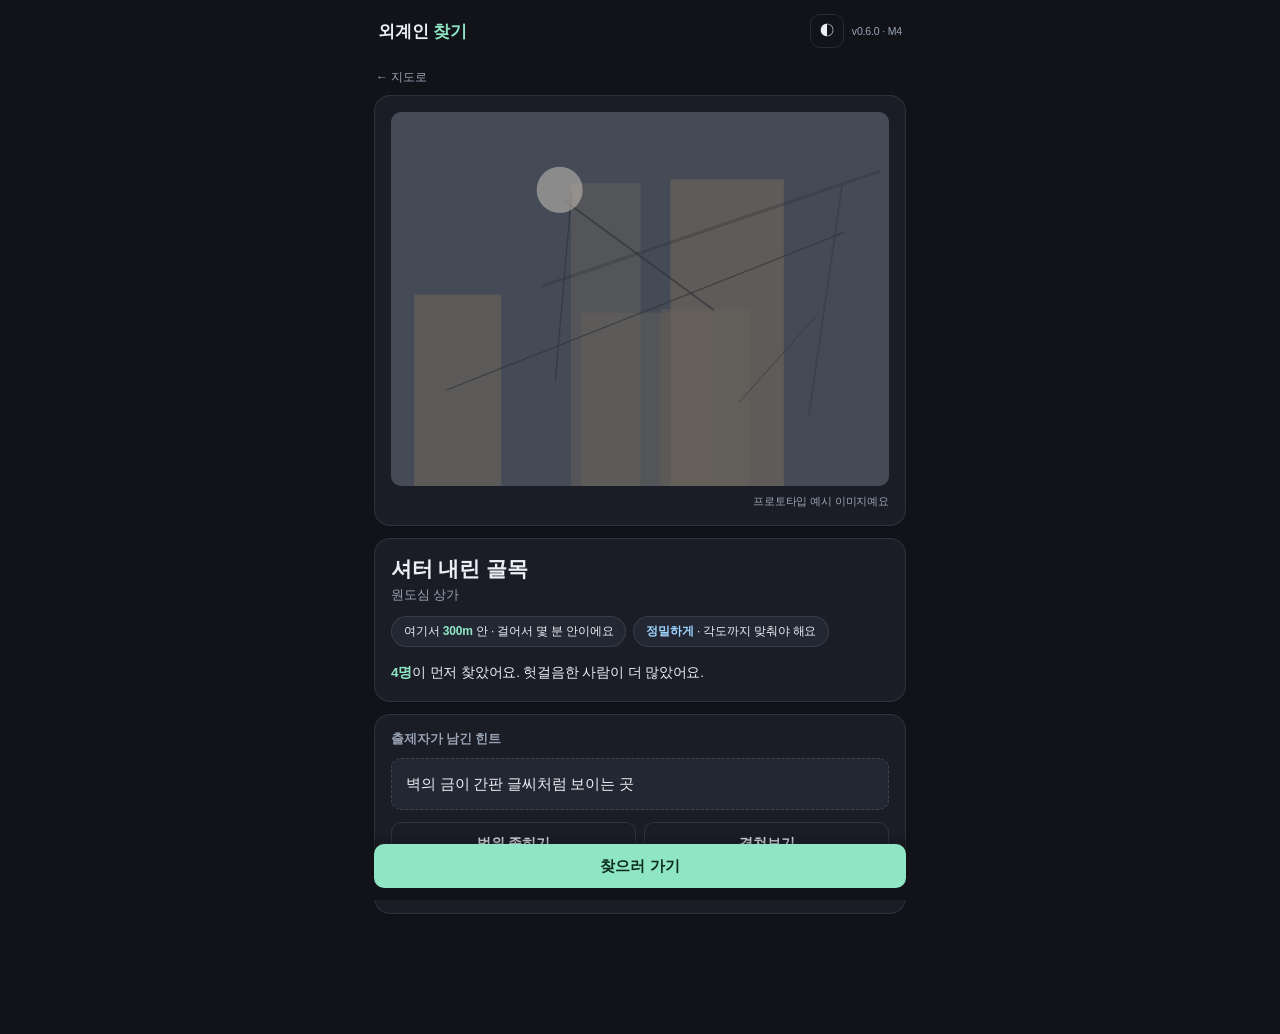
<file: detail.html>
<!DOCTYPE html>
<html lang="ko" data-theme="dark">
<head>
<meta charset="UTF-8">
<meta name="viewport" content="width=device-width, initial-scale=1.0, maximum-scale=1.0, user-scalable=no, viewport-fit=cover">
<!-- ── PWA 대비 (시스템_설계 5.5 · 모바일 앱 전환 경로) ─────────────────
     지금: 홈 화면 추가 시 앱처럼 열리도록 메타·매니페스트 준비
     호스팅 후: 서비스워커 추가로 정식 PWA → TWA(플레이스토어) 포장 -->
<meta name="theme-color" content="#111319">
<meta name="mobile-web-app-capable" content="yes">
<meta name="apple-mobile-web-app-capable" content="yes">
<meta name="apple-mobile-web-app-status-bar-style" content="black-translucent">
<link rel="manifest" href='data:application/manifest+json,{"name":"외계인 찾기","short_name":"외계인찾기","display":"standalone","background_color":"%23111319","theme_color":"%23111319","start_url":"."}'>
<title>외계인 찾기 — 문제</title>
<link rel="stylesheet" href="ui.css">
<style>
  /* ============ 토큰은 ui.css(공용, shadcn 시맨틱)가 공급 ============
     로컬 :root 정의 제거 (2026-09-01) — 라이트 테마도 ui.css 토큰이 처리 */
  *{margin:0;padding:0;box-sizing:border-box;-webkit-tap-highlight-color:transparent}
  body{
    max-width:560px; margin:0 auto; min-height:100vh;
    padding:0 14px calc(env(safe-area-inset-bottom) + 108px);
  }
  header{
    display:flex; align-items:center; justify-content:space-between;
    padding:calc(env(safe-area-inset-top) + 14px) 4px 12px;
  }
  .title{font-size:17px;font-weight:700} .title span{color:var(--primary)}
  .hright{display:flex;gap:8px;align-items:center}
  .ver{font-size:10.5px;color:var(--muted-foreground);user-select:none}
  .iconbtn{width:34px;height:34px;border-radius:var(--radius-sm);border:1px solid var(--border);
    background:transparent;color:var(--foreground);display:grid;place-items:center;cursor:pointer;font-size:14px;
    font-family:inherit}

  .card{background:var(--card);color:var(--card-foreground);border:1px solid var(--border);
    border-radius:var(--radius);box-shadow:var(--shadow-sm);padding:16px;margin-bottom:12px}
  .desc{color:var(--muted-foreground);font-size:13px;line-height:1.7}
  .btn{display:flex;align-items:center;justify-content:center;gap:8px;width:100%;
    border:none;border-radius:var(--radius-sm);height:44px;padding:0 16px;font-size:14.5px;font-weight:600;
    font-family:inherit;cursor:pointer}
  .btn:disabled{opacity:.4;cursor:default}
  .btn-mint{background:var(--primary);color:var(--primary-foreground)}
  .btn-ghost{background:transparent;color:var(--foreground);border:1px solid var(--border)}
  .btn-text{background:none;color:var(--muted-foreground);font-size:12px;font-weight:400;height:auto;padding:9px}
  .btn-sm{font-size:13.5px;font-weight:600}
  input[type=file]{display:none}

  /* ---- 사진 ---- */
  .photowrap{position:relative;border-radius:var(--radius-sm);overflow:hidden;background:var(--muted);
    aspect-ratio:4/3;display:block}
  .photowrap img{width:100%;height:100%;object-fit:cover;display:block}
  .badges{position:absolute;left:10px;top:10px;display:flex;gap:6px;flex-wrap:wrap}
  /* 사진 위 오버레이 배지 — 사진 밝기와 무관해야 해서 테마와 독립 (항상 어두운 딤) */
  .badge{font-size:11px;font-weight:600;padding:5px 10px;border-radius:999px;
    background:rgba(0,0,0,.55);border:1px solid rgba(255,255,255,.18);color:rgba(237,239,245,.85)}
  .badge.review{color:#FFD98E;border-color:#FFD98E}
  .badge.found{color:#9FD4FF;border-color:#9FD4FF}
  .badge.dormant{color:rgba(237,239,245,.7)}
  .photonote{font-size:11px;color:var(--muted-foreground);margin-top:8px;text-align:right}

  /* ---- 문제 요약 ---- */
  .qtitle{font-size:21px;font-weight:700;margin-bottom:4px}
  .qarea{font-size:12.5px;color:var(--muted-foreground);margin-bottom:12px}
  .chips{display:flex;gap:7px;flex-wrap:wrap;margin-bottom:14px}
  .chip{font-size:12px;padding:7px 12px;border-radius:999px;background:var(--muted);
    border:1px solid var(--border);color:var(--foreground);line-height:1.3}
  .chip b{color:var(--primary);font-weight:700}
  .chip.blue b{color:var(--secondary)}
  .stat{font-size:13.5px;line-height:1.75;color:var(--foreground)}
  .stat em{font-style:normal;color:var(--primary);font-weight:700}

  /* ---- 힌트 ---- */
  .sechead{font-size:12.5px;color:var(--muted-foreground);font-weight:600;margin-bottom:10px}
  .hint{font-size:15px;line-height:1.65;padding:13px 14px;border-radius:var(--radius-sm);
    background:var(--muted);border:1px dashed var(--input)}
  .hint-extra{margin-top:9px;border-style:solid;border-color:var(--warning);color:var(--foreground)}
  .hintfrom{display:block;font-size:11.5px;color:var(--muted-foreground);margin-top:7px}
  .rewardline{display:flex;gap:8px;align-items:center;font-size:12.5px;color:var(--muted-foreground);
    margin-top:12px;line-height:1.5}
  .rewardline .dotmark{width:7px;height:7px;border-radius:50%;background:var(--primary);flex:none}
  .rewardline.warn .dotmark{background:var(--warning)}
  .toolrow{display:flex;gap:8px;margin-top:12px}
  .toolrow .btn{flex:1}

  /* ---- 하단 고정 주행동 ---- */
  .gobar{position:fixed;left:0;right:0;bottom:0;max-width:560px;margin:0 auto;z-index:30;
    padding:10px 14px calc(env(safe-area-inset-bottom) + 12px);
    background:linear-gradient(to top, var(--background) 62%, transparent)}

  /* ---- 시트 (확인 · 겹쳐보기 · 이동) ---- */
  .sheetwrap{position:fixed;inset:0;background:rgba(0,0,0,0.5);z-index:60;display:none;
    align-items:flex-end;justify-content:center}
  .sheetwrap.on{display:flex;animation:fade .2s ease}
  .sheet{width:100%;max-width:560px;background:var(--popover);color:var(--popover-foreground);
    border:1px solid var(--border);border-bottom:none;
    border-radius:var(--radius) var(--radius) 0 0;padding:20px 16px calc(env(safe-area-inset-bottom) + 18px);
    box-shadow:var(--shadow-md);max-height:92vh;overflow-y:auto}
  .sheet h2{font-size:17px;font-weight:700;margin-bottom:8px}
  @keyframes fade{from{opacity:0}to{opacity:1}}
  .sheetbtns{display:flex;gap:8px;margin-top:16px}
  .sheetbtns .btn{flex:1}

  /* ---- 겹쳐보기 ---- */
  .blendbox{position:relative;border-radius:var(--radius-sm);overflow:hidden;background:var(--muted);
    aspect-ratio:4/3;margin:6px 0 12px}
  .blendbox img{position:absolute;inset:0;width:100%;height:100%;object-fit:contain}
  #blendMine{opacity:.5}
  .slider{width:100%;accent-color:var(--primary);margin:2px 0 4px}
  .sliderends{display:flex;justify-content:space-between;font-size:11.5px;color:var(--muted-foreground)}
  .emptypick{display:grid;place-items:center;height:100%;text-align:center;padding:20px;
    color:var(--muted-foreground);font-size:13px;line-height:1.8}

  /* ---- 이동 연출 ---- */
  #goStage{text-align:center;padding:8px 6px}
  .spin{width:22px;height:22px;border:2.5px solid var(--border);border-top-color:var(--primary);
    border-radius:50%;animation:spin .9s linear infinite;margin:8px auto 14px}
  @keyframes spin{to{transform:rotate(360deg)}}
  #goIcon{font-size:44px;color:var(--primary);margin-bottom:8px}

  /* ---- 개발자 모드 ---- */
  #devPanel{position:fixed;left:0;right:0;bottom:0;max-width:560px;margin:0 auto;
    background:color-mix(in srgb, var(--background) 92%, transparent);
    backdrop-filter:blur(4px);border-top:2px solid var(--primary);
    padding:13px 16px calc(env(safe-area-inset-bottom) + 12px);z-index:70;display:none;
    max-height:64vh;overflow-y:auto}
  #devPanel.on{display:block}
  #devPanel h3{font-size:11px;color:var(--primary);letter-spacing:1px;margin-bottom:9px}
  .dev-grid{display:grid;grid-template-columns:repeat(4,1fr);gap:6px;margin-bottom:10px}
  .dev-cell{background:var(--card);border:1px solid var(--border);border-radius:8px;padding:6px 8px;overflow:hidden}
  .dev-cell .k{font-size:9px;color:var(--muted-foreground)}
  .dev-cell .v{font-size:12.5px;font-weight:700;font-family:ui-monospace,monospace;
    white-space:nowrap;overflow:hidden;text-overflow:ellipsis}
  .dev-slider{margin-bottom:8px;font-size:11px;color:var(--muted-foreground)}
  .dev-slider input{width:100%;accent-color:var(--primary)}
  #devQuest{width:100%;background:var(--card);color:var(--foreground);border:1px solid var(--input);
    border-radius:8px;padding:7px;font-family:inherit;font-size:12px;margin-bottom:9px}
  #devLog{background:var(--background);border:1px solid var(--border);border-radius:8px;padding:8px 10px;font-size:10px;
    font-family:ui-monospace,monospace;color:var(--muted-foreground);line-height:1.6;max-height:110px;
    overflow-y:auto;white-space:pre-wrap}

  #bootMsg{text-align:center;color:var(--muted-foreground);font-size:13px;padding:44px 20px;line-height:2}
  .view{display:none} .view.on{display:block}
</style>
</head>
<body>

<header>
  <div class="title">외계인 <span>찾기</span></div>
  <div class="hright">
    <button class="iconbtn" id="btnTheme" title="테마">◐</button>
    <div class="ver" id="verTap">v0.6.0 · M4</div>
  </div>
</header>

<!-- 부팅 -->
<div class="view on" id="viewBoot">
  <div id="bootMsg"><div class="spin"></div>문제를 불러오는 중이에요…</div>
</div>

<!-- 상세 -->
<div class="view" id="viewDetail">
  <button class="btn btn-text" id="btnBack" style="text-align:left;justify-content:flex-start;padding-left:2px">← 지도로</button>

  <div class="card">
    <div class="photowrap">
      <img id="questPhoto" alt="출제된 장면">
      <div class="badges" id="questBadges"></div>
    </div>
    <div class="photonote">프로토타입 예시 이미지예요</div>
  </div>

  <div class="card">
    <div class="qtitle" id="questTitle">—</div>
    <div class="qarea" id="questArea">—</div>
    <div class="chips" id="questChips"></div>
    <div class="stat" id="questStat"></div>
  </div>

  <div class="card">
    <div class="sechead">출제자가 남긴 힌트</div>
    <div class="hint" id="hint1">—</div>
    <div class="hint hint-extra" id="shrinkNote" style="display:none"></div>
    <span class="hintfrom" id="hintFrom"></span>

    <div class="toolrow">
      <button class="btn btn-ghost btn-sm" id="btnPeek">범위 좁히기</button>
      <button class="btn btn-ghost btn-sm" id="btnOverlay">겹쳐보기</button>
    </div>

    <div class="rewardline" id="rewardLine"><span class="dotmark"></span><span id="rewardText"></span></div>
  </div>
</div>

<!-- 하단 주행동 -->
<div class="gobar view" id="goBar">
  <button class="btn btn-mint" id="btnGo">찾으러 가기</button>
</div>

<!-- 확인 시트 -->
<div class="sheetwrap" id="confirmWrap">
  <div class="sheet">
    <h2 id="confirmTitle"></h2>
    <div class="desc" id="confirmMsg"></div>
    <div class="sheetbtns">
      <button class="btn btn-ghost" id="confirmNo">아니요</button>
      <button class="btn btn-mint" id="confirmYes">그럴게요</button>
    </div>
  </div>
</div>

<!-- 겹쳐보기 시트 -->
<div class="sheetwrap" id="blendWrap">
  <div class="sheet">
    <h2>겹쳐보기</h2>
    <div class="desc">출제된 장면 위에 내 사진을 겹쳐 봐요. 선이 맞아 들어가면 그 각도예요.</div>
    <div class="blendbox" id="blendBox">
      <img id="blendQuest" alt="출제된 장면">
      <img id="blendMine" alt="내가 고른 사진" style="display:none">
      <div class="emptypick" id="blendEmpty">
        갤러리에서 내 사진을 하나 골라 주세요.<br>
        <small>고른 사진은 이 화면 밖으로 나가지 않아요.</small>
      </div>
    </div>
    <input type="range" class="slider" id="blendSlider" min="0" max="100" value="50">
    <div class="sliderends"><span>출제된 장면</span><span>내 사진</span></div>
    <div class="sheetbtns">
      <button class="btn btn-ghost" id="btnPickMine">사진 고르기</button>
      <button class="btn btn-mint" id="blendClose">닫기</button>
    </div>
    <input type="file" id="filePick" accept="image/*">
  </div>
</div>

<!-- 이동 시트 -->
<div class="sheetwrap" id="goWrap">
  <div class="sheet">
    <div id="goStage">
      <div class="spin" id="goSpin"></div>
      <div id="goIcon" style="display:none">◎</div>
      <h2 id="goTitle">준비하고 있어요…</h2>
      <div class="desc" id="goMsg">잠깐만요.</div>
    </div>
    <div class="sheetbtns">
      <button class="btn btn-ghost" id="goClose">닫기</button>
    </div>
  </div>
</div>

<!-- 개발자 모드 -->
<div id="devPanel">
  <h3>DEVELOPER MODE — M4 문제 상세</h3>
  <select id="devQuest"></select>
  <div class="dev-grid">
    <div class="dev-cell"><div class="k">id</div><div class="v" id="dId">–</div></div>
    <div class="dev-cell"><div class="k">status</div><div class="v" id="dStatus">–</div></div>
    <div class="dev-cell"><div class="k">radius m</div><div class="v" id="dRadius">–</div></div>
    <div class="dev-cell"><div class="k">difficulty</div><div class="v" id="dDiff">–</div></div>
    <div class="dev-cell"><div class="k">viewShiftTol</div><div class="v" id="dTol">–</div></div>
    <div class="dev-cell"><div class="k">attempts</div><div class="v" id="dAtt">–</div></div>
    <div class="dev-cell"><div class="k">solves</div><div class="v" id="dSol">–</div></div>
    <div class="dev-cell"><div class="k">center</div><div class="v" id="dCenter">–</div></div>
    <div class="dev-cell"><div class="k">peekUsed(범위)</div><div class="v" id="dPeek">false</div></div>
    <div class="dev-cell"><div class="k">overlayUsed</div><div class="v" id="dOv">false</div></div>
    <div class="dev-cell"><div class="k">rewardFactor</div><div class="v" id="dFactor">1</div></div>
    <div class="dev-cell"><div class="k">nonce</div><div class="v" id="dNonce">–</div></div>
  </div>
  <div class="dev-slider">hintPenalty.peek (범위 좁히기): <span id="dvPeek"></span>
    <input type="range" min="0.1" max="1" step="0.05" id="dsPeek"></div>
  <div class="dev-slider">hintPenalty.overlay: <span id="dvOv"></span>
    <input type="range" min="0.1" max="1" step="0.05" id="dsOv"></div>
  <div id="devLog"></div>
</div>

<script src="api.js"></script>
<script>
'use strict';
/* ================================================================
 * 외계인 찾기 · M4 문제 상세·힌트·겹쳐보기
 * ----------------------------------------------------------------
 * 층 구조 (위에서 아래로 의존, 아래가 위를 모른다):
 *   API     데이터 단일 통로 (시스템_설계 5.5장) — 표준 api.js v1.4 (<script src>)
 *   Reward  힌트 차감 계산 한 곳 (CONFIG.hintPenalty)
 *   Words   숫자 → 말 변환표 (시스템_설계 6장: 사용자 화면엔 연출만)
 *   Screen  화면 상태 (해요체)
 *   Blend   겹쳐보기 — 정지 화면 blend. 라이브 카메라 오버레이는 v2
 *   Dev     개발자 모드 (버전 표기 7회 탭 또는 ?dev=1)
 *
 * 통합 (2026-09-01): 내장 api 블록 제거 → 표준 api.js v1.4.
 *   도움 사용은 API.recordHint로 다리에 기록하고, 로드 시 API.getHints로
 *   복원한다 (다리 = 서버 Attempt의 대역, 시스템_설계 5.7 판정 6).
 *   "찾으러 가기"는 난수 발급 후 M2 촬영 인증 화면으로 실제 이동한다.
 *
 * PWA 대비: 메타·매니페스트 준비 완료 (M5와 동일 구조).
 * ================================================================ */

/* ================================================================
 * Reward — 도움 차감 계산은 여기 한 곳에서만
 * 계약: CONFIG.hintPenalty {peek:0.7, overlay:0.5}
 * 둘 다 쓰면 곱하지 않고 더 큰 쪽 하나만 적용한다 (시스템_설계 5.7 판정 2).
 *   근거: 원칙 4 "오판 방향은 관대한 쪽으로". 정직하게 헤매다 결국 둘 다 쓴
 *   사람과 처음부터 답을 사려는 사람을 같은 무게로 벌하지 않는다.
 * 사용자 화면에는 배수를 절대 쓰지 않는다. Words.reward()가 말로 바꾼다.
 * ============================================================== */
const Reward = {
  peekUsed: false, overlayUsed: false,
  reset() { this.peekUsed = false; this.overlayUsed = false; },
  factor() {
    const used = [];
    if (this.peekUsed)    used.push(CFG.hintPenalty.peek);
    if (this.overlayUsed) used.push(CFG.hintPenalty.overlay);
    return used.length ? Math.round(Math.min(...used) * 100) / 100 : 1;
  },
};

/* ================================================================
 * Words — 숫자를 말로 (시스템_설계 6장)
 * 여기를 거치지 않은 숫자는 사용자 화면에 나가지 않는다.
 * ============================================================== */
const Words = {
  /** 반경을 말로. 좁혀진 반경(50·150·250m)도 들어오므로 구간으로 판단한다. */
  radius(m) {
    if (m <= 150) return '골목 하나 안이에요';
    if (m <= 350) return '걸어서 몇 분 안이에요';
    return '한참 헤맬 수도 있어요';
  },
  difficulty: {
    easy:    { label:'느슨하게', note:'비슷한 자리면 통과돼요' },
    normal:  { label:'보통',     note:'그 자리 그 방향이면 돼요' },
    precise: { label:'정밀하게', note:'각도까지 맞춰야 해요' },
  },
  status: {
    live:    null,
    review:  { cls:'review',  text:'검증 중' },
    dormant: { cls:'dormant', text:'쉬는 중' },
  },
  /** 시도·성공을 말로. 사람 수는 그대로 쓰되 성공률 숫자는 쓰지 않는다. */
  stat(stats) {
    const { attempts, solves } = stats;
    if (solves === 0) return '아직 아무도 못 찾았어요. <em>첫 발견</em>이 될 수도 있어요.';
    const rate = solves / Math.max(attempts, 1);
    let tail;
    if (rate >= 0.4)      tail = '찾은 사람이 꽤 많아요.';
    else if (rate >= 0.2) tail = '몇 번씩 다녀간 사람도 있어요.';
    else                  tail = '헛걸음한 사람이 더 많았어요.';
    return '<em>' + solves + '명</em>이 먼저 찾았어요. ' + tail;
  },
  /** 보상 배수를 말로. 숫자 금지. */
  reward() {
    if (Reward.peekUsed && Reward.overlayUsed)
      return { warn:true,  text:'도움을 두 번 받았지만, 큰 쪽 하나만큼만 줄어요.' };
    if (Reward.overlayUsed)
      return { warn:true,  text:'겹쳐보기를 써서 이번 포인트는 꽤 줄어요.' };
    if (Reward.peekUsed)
      return { warn:true,  text:'범위를 좁혀서 이번 포인트는 조금 줄어요.' };
    return { warn:false, text:'지금 찾으면 포인트를 다 받아요.' };
  },
};

/* ================================================================
 * Screen — 화면 상태 (해요체)
 * ============================================================== */
let CFG = null, QUEST = null;
const $ = id => document.getElementById(id);

/** 테마 적용 한 곳 — 초기값·토글 둘 다 여기를 거친다 */
function applyTheme(t) {
  document.documentElement.dataset.theme = t;
  document.querySelector('meta[name=theme-color]').content = t === 'dark' ? '#111319' : '#E0E2DB';
}

const Screen = (() => {

  function render(q) {
    QUEST = q;
    $('questPhoto').src = q.photo;
    $('blendQuest').src = q.photo;
    $('questTitle').textContent = q.title;
    $('questArea').textContent = q.area;

    // 배지
    const b = [];
    const st = Words.status[q.status];
    if (st) b.push('<span class="badge ' + st.cls + '">' + st.text + '</span>');
    if (q.solvedByMe) b.push('<span class="badge found">찾음</span>');
    $('questBadges').innerHTML = b.join('');

    paintChips();
    $('questStat').innerHTML = Words.stat(q.stats);
    $('hint1').textContent = q.hint;
    $('shrinkNote').style.display = 'none';
    $('hintFrom').textContent = q.status === 'review'
      ? '아직 검증 중인 문제예요. 세 명이 찾으면 정식 문제가 돼요.' : '';

    // 쉬는 중인 문제는 찾으러 갈 수 없다 (M3 규칙과 동일)
    const sleeping = q.status === 'dormant';
    $('btnGo').disabled = sleeping;
    $('btnGo').textContent = sleeping ? '지금은 쉬는 문제예요'
                          : (q.solvedByMe ? '한 번 더 찾으러 가기' : '찾으러 가기');

    // 도움 사용 상태 복원 — 다리(API.getHints)가 서버 Attempt의 대역이므로
    // 새로고침·화면 이동 뒤에도 쓴 도움은 쓴 것으로 남는다 (시스템_설계 5.7 판정 6)
    Reward.reset();
    const used = API.getHints(q.id);
    Reward.peekUsed = used.includes('peek');
    Reward.overlayUsed = used.includes('overlay');
    if (Reward.peekUsed) {
      QUEST.radius = Math.round(QUEST.radius * CFG.hintShrink);
      $('shrinkNote').textContent =
        '범위를 절반으로 줄였어요. 지도에서도 원이 작아져 있어요.';
      $('shrinkNote').style.display = 'block';
      $('btnPeek').disabled = true;
      $('btnPeek').textContent = '범위를 좁혔어요';
      paintChips();
    } else {
      $('btnPeek').disabled = false;
      $('btnPeek').textContent = '범위 좁히기';
    }
    paintReward();
    Dev.showQuest(q);
    window.scrollTo(0, 0);
  }

  /** 반경은 출제자가 정해 공개한 값이라 숫자가 그대로 나간다 (시스템_설계 6장 예외).
      범위를 좁히면 이 함수만 다시 부른다. */
  function paintChips() {
    const q = QUEST;
    $('questChips').innerHTML =
      '<span class="chip' + (Reward.peekUsed ? ' blue' : '') + '">' +
        (Reward.peekUsed ? '좁힌 범위 <b>' : '여기서 <b>') + q.radius + 'm</b> 안 · ' +
        Words.radius(q.radius) + '</span>' +
      '<span class="chip blue"><b>' + Words.difficulty[q.difficulty].label + '</b> · ' +
        Words.difficulty[q.difficulty].note + '</span>';
  }

  function paintReward() {
    const r = Words.reward();
    $('rewardText').textContent = r.text;
    $('rewardLine').classList.toggle('warn', r.warn);
    Dev.showReward();
  }

  /** 확인 시트 — 도움을 쓰기 전에 대가를 말로 알려준다 */
  function confirmSheet(title, msg, onYes) {
    $('confirmTitle').textContent = title;
    $('confirmMsg').textContent = msg;
    $('confirmWrap').classList.add('on');
    const close = () => {
      $('confirmWrap').classList.remove('on');
      $('confirmYes').onclick = null; $('confirmNo').onclick = null;
    };
    $('confirmYes').onclick = () => { close(); onYes(); };
    $('confirmNo').onclick = close;
  }

  /** 범위 좁히기 — 추가 힌트는 출제자가 아니라 시스템이 만든다.
      반경을 CONFIG.hintShrink 배로 줄인다 (시스템_설계 5.7 판정 3).
      통합하면 지도(M3)의 원도 같이 작아진다. */
  function shrink() {
    if (Reward.peekUsed) return;
    confirmSheet('찾을 범위를 좁힐까요?',
      '헤맬 범위를 절반으로 줄여 드려요. 대신 이번 문제의 포인트가 조금 줄어요.',
      () => {
        Reward.peekUsed = true;
        API.recordHint(QUEST.id, 'peek');   // 다리에 기록 (5.7 판정 6)
        QUEST.radius = Math.round(QUEST.radius * CFG.hintShrink);
        paintChips();
        $('shrinkNote').textContent =
          '범위를 절반으로 줄였어요. 지도에서도 원이 작아져 있어요.';
        $('shrinkNote').style.display = 'block';
        $('btnPeek').disabled = true;
        $('btnPeek').textContent = '범위를 좁혔어요';
        paintReward();
        Dev.showQuest(QUEST);
        Dev.log('범위 좁힘 → ' + QUEST.radius + 'm · factor=' + Reward.factor());
      });
  }

  function overlay() {
    if (Reward.overlayUsed) { Blend.open(); return; }
    confirmSheet('겹쳐보기를 쓸까요?',
      '내 사진을 출제된 장면 위에 겹쳐 각도를 맞춰 볼 수 있어요. 대신 이번 문제의 포인트가 꽤 줄어요.',
      () => {
        Reward.overlayUsed = true;
        API.recordHint(QUEST.id, 'overlay');   // 다리에 기록 (5.7 판정 6)
        paintReward();
        Dev.log('overlay 사용 · factor=' + Reward.factor());
        Blend.open();
      });
  }

  /** 찾으러 가기 — 서버가 일회용 난수를 발급한다 (시스템_설계 4장).
      난수 문자열은 사용자 화면에 절대 노출하지 않는다 (M3 점검 반영). */
  async function go() {
    $('goSpin').style.display = 'block';
    $('goIcon').style.display = 'none';
    $('goTitle').textContent = '준비하고 있어요…';
    $('goMsg').textContent = '이 문제를 지금부터 찾는 것으로 기록해요.';
    $('goWrap').classList.add('on');
    try {
      const n = await API.issueNonce(QUEST.id);
      Dev.showNonce(n);
      $('goSpin').style.display = 'none';
      $('goIcon').style.display = 'block';
      $('goTitle').textContent = '준비됐어요';
      $('goMsg').textContent = '촬영 화면으로 넘어가요.';
      // 실제 이동 (통합). tol은 넘기지 않는다 — 인증 화면이 difficulty에서 직접 읽는다.
      setTimeout(() => {
        location.href = 'camera.html?id=' + QUEST.id +
          '&nonce=' + encodeURIComponent(n.nonce);
      }, 700);
    } catch (e) {
      Dev.log('난수 발급 실패: ' + (e && e.message || e));
      $('goSpin').style.display = 'none';
      $('goIcon').style.display = 'block';
      $('goIcon').textContent = '…';
      $('goTitle').textContent = '지금은 연결이 안 돼요';
      $('goMsg').textContent = '잠시 뒤에 한 번만 다시 눌러 주세요.';
    }
  }

  async function load(id) {
    try {
      const q = await API.getQuest(id);
      render(q);
      $('viewBoot').classList.remove('on');
      $('viewDetail').classList.add('on');
      $('goBar').classList.add('on');
      Dev.log('문제 로드: ' + id);
    } catch (e) {
      Dev.log('문제 로드 실패: ' + (e && e.message || e));
      $('bootMsg').innerHTML = '이 문제를 찾을 수 없어요.<br><small>지도에서 다시 골라 주세요.</small>';
    }
  }

  function init() {
    $('btnPeek').addEventListener('click', shrink);
    $('btnOverlay').addEventListener('click', overlay);
    $('btnGo').addEventListener('click', go);
    $('goClose').addEventListener('click', () => $('goWrap').classList.remove('on'));
    $('btnBack').addEventListener('click', () => {
      location.href = 'index.html';   // M3 지도로 (통합)
    });
    $('btnTheme').addEventListener('click', () => {
      const t = document.documentElement.dataset.theme === 'dark' ? 'light' : 'dark';
      applyTheme(t);
      API.setTheme(t);   // 다리에 저장 — 화면을 오가도 테마가 이어진다
    });
  }

  return { init, load, render, paintReward };
})();

/* ================================================================
 * Blend — 겹쳐보기 (정지 화면 blend)
 * 확정 계약: 출제 사진 ↔ 갤러리에서 고른 내 사진, 슬라이더.
 *            라이브 카메라 오버레이는 v2 (https 단계) — 여기서 구현하지 않는다.
 * 고른 사진은 화면 안에서만 쓰이고 어디로도 올라가지 않는다 (개인정보 계약).
 * ============================================================== */
const Blend = (() => {
  let url = null;

  function setMix(v) {
    $('blendMine').style.opacity = (v / 100).toFixed(2);
    $('blendQuest').style.opacity = (1 - v / 200).toFixed(2);   // 완전히 사라지진 않게
  }

  function pick(file) {
    if (url) URL.revokeObjectURL(url);
    try {
      url = URL.createObjectURL(file);
    } catch (e) {
      Dev.log('사진 열기 실패: ' + (e && e.message || e));
      return;
    }
    const img = $('blendMine');
    img.onerror = () => {
      Dev.log('사진 디코드 실패');
      img.style.display = 'none';
      $('blendEmpty').style.display = 'grid';
      $('blendEmpty').innerHTML = '이 사진은 열 수 없어요.<br><small>다른 사진으로 골라 주세요.</small>';
    };
    img.onload = () => { Dev.log('겹쳐보기 사진 준비됨'); };
    img.src = url;
    img.style.display = 'block';
    $('blendEmpty').style.display = 'none';
    setMix(Number($('blendSlider').value));
  }

  function open() { $('blendWrap').classList.add('on'); }
  function close() { $('blendWrap').classList.remove('on'); }

  function init() {
    $('blendSlider').addEventListener('input', e => setMix(Number(e.target.value)));
    $('btnPickMine').addEventListener('click', () => $('filePick').click());
    $('filePick').addEventListener('change', e => {
      const f = e.target.files[0]; e.target.value = '';
      if (f) pick(f);
    });
    $('blendClose').addEventListener('click', close);
    setMix(50);
  }
  return { init, open, close, pick, setMix };
})();

/* ================================================================
 * Dev — 개발자 모드 (버전 표기 7회 탭 또는 ?dev=1)
 * 여기에만 숫자·좌표·난수가 나온다 (시스템_설계 6장).
 * ============================================================== */
const Dev = (() => {
  let taps = 0, timer = null, lines = [];
  const api = {
    log(m) {
      lines.push(m); if (lines.length > 40) lines.shift();
      const el = $('devLog'); if (el) { el.textContent = lines.join('\n'); el.scrollTop = 1e5; }
    },
    showQuest(q) {
      $('dId').textContent = q.id;
      $('dStatus').textContent = q.status;
      $('dRadius').textContent = q.radius;
      $('dDiff').textContent = q.difficulty;
      $('dTol').textContent = CFG.viewShiftTol[q.difficulty] + '%';
      $('dAtt').textContent = q.stats.attempts;
      $('dSol').textContent = q.stats.solves;
      $('dCenter').textContent = q.center.lat.toFixed(4) + ',' + q.center.lng.toFixed(4);
      $('dNonce').textContent = '–';
      api.showReward();
    },
    showReward() {
      $('dPeek').textContent = String(Reward.peekUsed);
      $('dOv').textContent = String(Reward.overlayUsed);
      $('dFactor').textContent = Reward.factor();
    },
    showNonce(n) {
      $('dNonce').textContent = n.nonce;
      api.log('nonce 발급 (ttl ' + n.ttlSec + 's, by ' + n.issuedBy + ')');
    },
    bind() {
      const bind = (s, l, get, set) => {
        $(s).value = get(); $(l).textContent = get();
        $(s).addEventListener('input', e => {
          set(Number(e.target.value)); $(l).textContent = e.target.value;
          Screen.paintReward();
        });
      };
      bind('dsPeek','dvPeek', () => CFG.hintPenalty.peek,    v => CFG.hintPenalty.peek = v);
      bind('dsOv','dvOv',     () => CFG.hintPenalty.overlay, v => CFG.hintPenalty.overlay = v);
    },
    async fillQuestPicker() {
      const list = await API.getQuests();
      $('devQuest').innerHTML = list
        .map(q => '<option value="' + q.id + '">' + q.id + ' · ' + q.title + ' (' + q.status + ')</option>')
        .join('');
      $('devQuest').addEventListener('change', e => Screen.load(e.target.value));
    },
    open() { $('devPanel').classList.add('on'); },
  };
  $('verTap').addEventListener('click', () => {
    taps++; clearTimeout(timer); timer = setTimeout(() => taps = 0, 1500);
    if (taps >= 7) { taps = 0; $('devPanel').classList.toggle('on'); }
  });
  return api;
})();

/* ================================================================
 * 부트스트랩 — M4는 판정 엔진을 쓰지 않는다 (OpenCV 불필요, 즉시 뜬다)
 * ============================================================== */
(async function boot() {
  applyTheme(API.getTheme());
  Screen.init();
  Blend.init();
  const params = new URLSearchParams(location.search);
  CFG = await API.getConfig();
  Dev.bind();
  await Dev.fillQuestPicker();
  const id = params.get('id') || 'q02';
  $('devQuest').value = id;
  if (params.get('dev') === '1') Dev.open();
  await Screen.load(id);
})();
</script>
</body>
</html>
</file>
<file: ui.css>
/* ═══════════════════════════════════════════════════════════════════
   외계인 찾기 — 공용 디자인 토큰 (shadcn/ui 시맨틱 규약)
   ───────────────────────────────────────────────────────────────────
   목적: 화면들이 이 토큰만 소비하게 해서,
   ① 지금은 CSS만으로 shadcn 시각 언어를 입히고
   ② 나중에 React+shadcn으로 갈 때 이 이름들이 Tailwind 테마
      (--background, --card, --primary …)로 1:1 이관되게 한다.
   값의 원본은 작업지침.md 디자인 토큰 (계약: 반경 16px, 브랜드 팔레트).
   ═══════════════════════════════════════════════════════════════════ */

:root, :root[data-theme="dark"] {
  /* 바탕 */
  --background: #111319;
  --foreground: #EDEFF5;
  /* 카드/표면 */
  --card: #1A1D26;
  --card-foreground: #EDEFF5;
  --popover: #1E2230;
  --popover-foreground: #EDEFF5;
  /* 주 색 (민트) — 버튼·강조·활성 */
  --primary: #8FE6C4;
  --primary-foreground: #0D2A1F;
  /* 보조 (블루) */
  --secondary: #9FD4FF;
  --secondary-foreground: #0E2334;
  /* 주의/경고 (앰버) — shadcn 표준엔 없지만 브랜드 축이라 유지 */
  --warning: #FFD98E;
  --warning-foreground: #3A2D0E;
  /* 실패/파괴 */
  --destructive: #F0899B;
  --destructive-foreground: #33101A;
  /* 흐린 표면·보조 텍스트 */
  --muted: #232733;
  --muted-foreground: #9AA3B5;
  --accent: #232733;
  --accent-foreground: #EDEFF5;
  /* 선·포커스 */
  --border: rgba(237, 239, 245, 0.10);
  --input: rgba(237, 239, 245, 0.14);
  --ring: rgba(143, 230, 196, 0.55);
  /* 형태 (계약: 16px) */
  --radius: 16px;
  --radius-sm: 10px;
  /* 그림자 — 어두운 테마는 얕게 */
  --shadow-sm: 0 1px 2px rgba(0, 0, 0, 0.25);
  --shadow-md: 0 4px 14px rgba(0, 0, 0, 0.35);
}

:root[data-theme="light"] {
  --background: #E0E2DB;
  --foreground: #23262E;
  --card: #F4F5F1;
  --card-foreground: #23262E;
  --popover: #FFFFFF;
  --popover-foreground: #23262E;
  --primary: #2E7D64;
  --primary-foreground: #F2FBF7;
  --secondary: #2F6C93;
  --secondary-foreground: #F0F7FC;
  --warning: #8A6520;
  --warning-foreground: #FCF6E8;
  --destructive: #A93B52;
  --destructive-foreground: #FBEFF1;
  --muted: #E8E9E3;
  --muted-foreground: #5B6270;
  --accent: #E8E9E3;
  --accent-foreground: #23262E;
  --border: rgba(35, 38, 46, 0.14);
  --input: rgba(35, 38, 46, 0.22);
  --ring: rgba(46, 125, 100, 0.45);
  --shadow-sm: 0 1px 2px rgba(35, 38, 46, 0.08);
  --shadow-md: 0 4px 14px rgba(35, 38, 46, 0.12);
}

/* ── 공통 바탕 (shadcn 기본 문법) ─────────────────────────────── */

body {
  background: var(--background);
  color: var(--foreground);
  font-family: -apple-system, BlinkMacSystemFont, "Segoe UI", Roboto,
    "Noto Sans KR", "Apple SD Gothic Neo", sans-serif;
  -webkit-font-smoothing: antialiased;
  letter-spacing: -0.01em;
}

/* 포커스 링 — 키보드 접근성, shadcn 방식 */
:focus-visible {
  outline: 2px solid var(--ring);
  outline-offset: 2px;
}

/* ═══ 이관 각서 ═══════════════════════════════════════════════════
   React+shadcn 전환 시:
   1. 위 토큰 블록을 globals.css의 @layer base :root로 그대로 복사
      (shadcn은 hsl 성분 표기를 권장하지만 hex도 동작한다)
   2. api.js·엔진.js는 모듈 그대로 import (프레임워크 무관 순수 JS)
   3. 화면의 대응: 카드→<Card>, 확인 시트→<Drawer>, 버튼→<Button
      variant>, 배지→<Badge>, 입력→<Input>, 하단 탭→<Tabs>
   4. 반경 16px(계약)은 tailwind.config의 borderRadius.lg로
   ═══════════════════════════════════════════════════════════════ */
</file>
